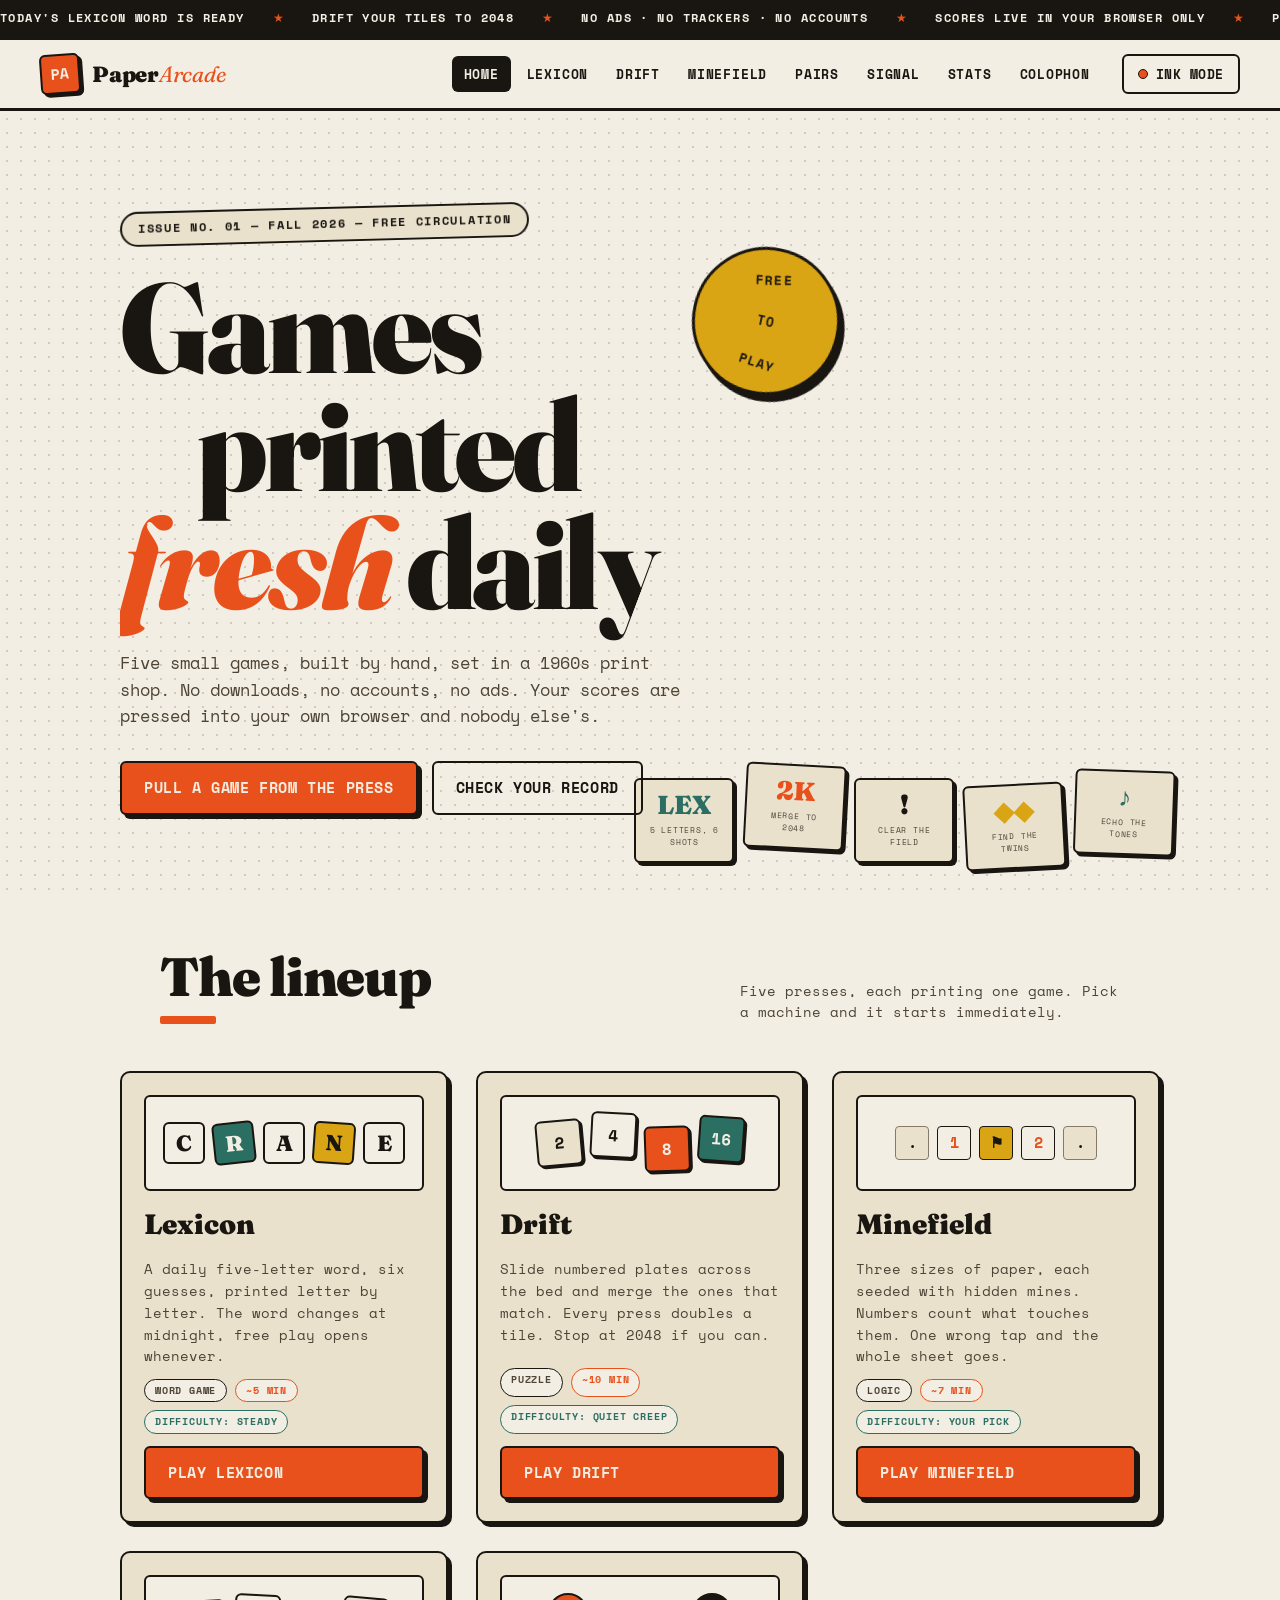
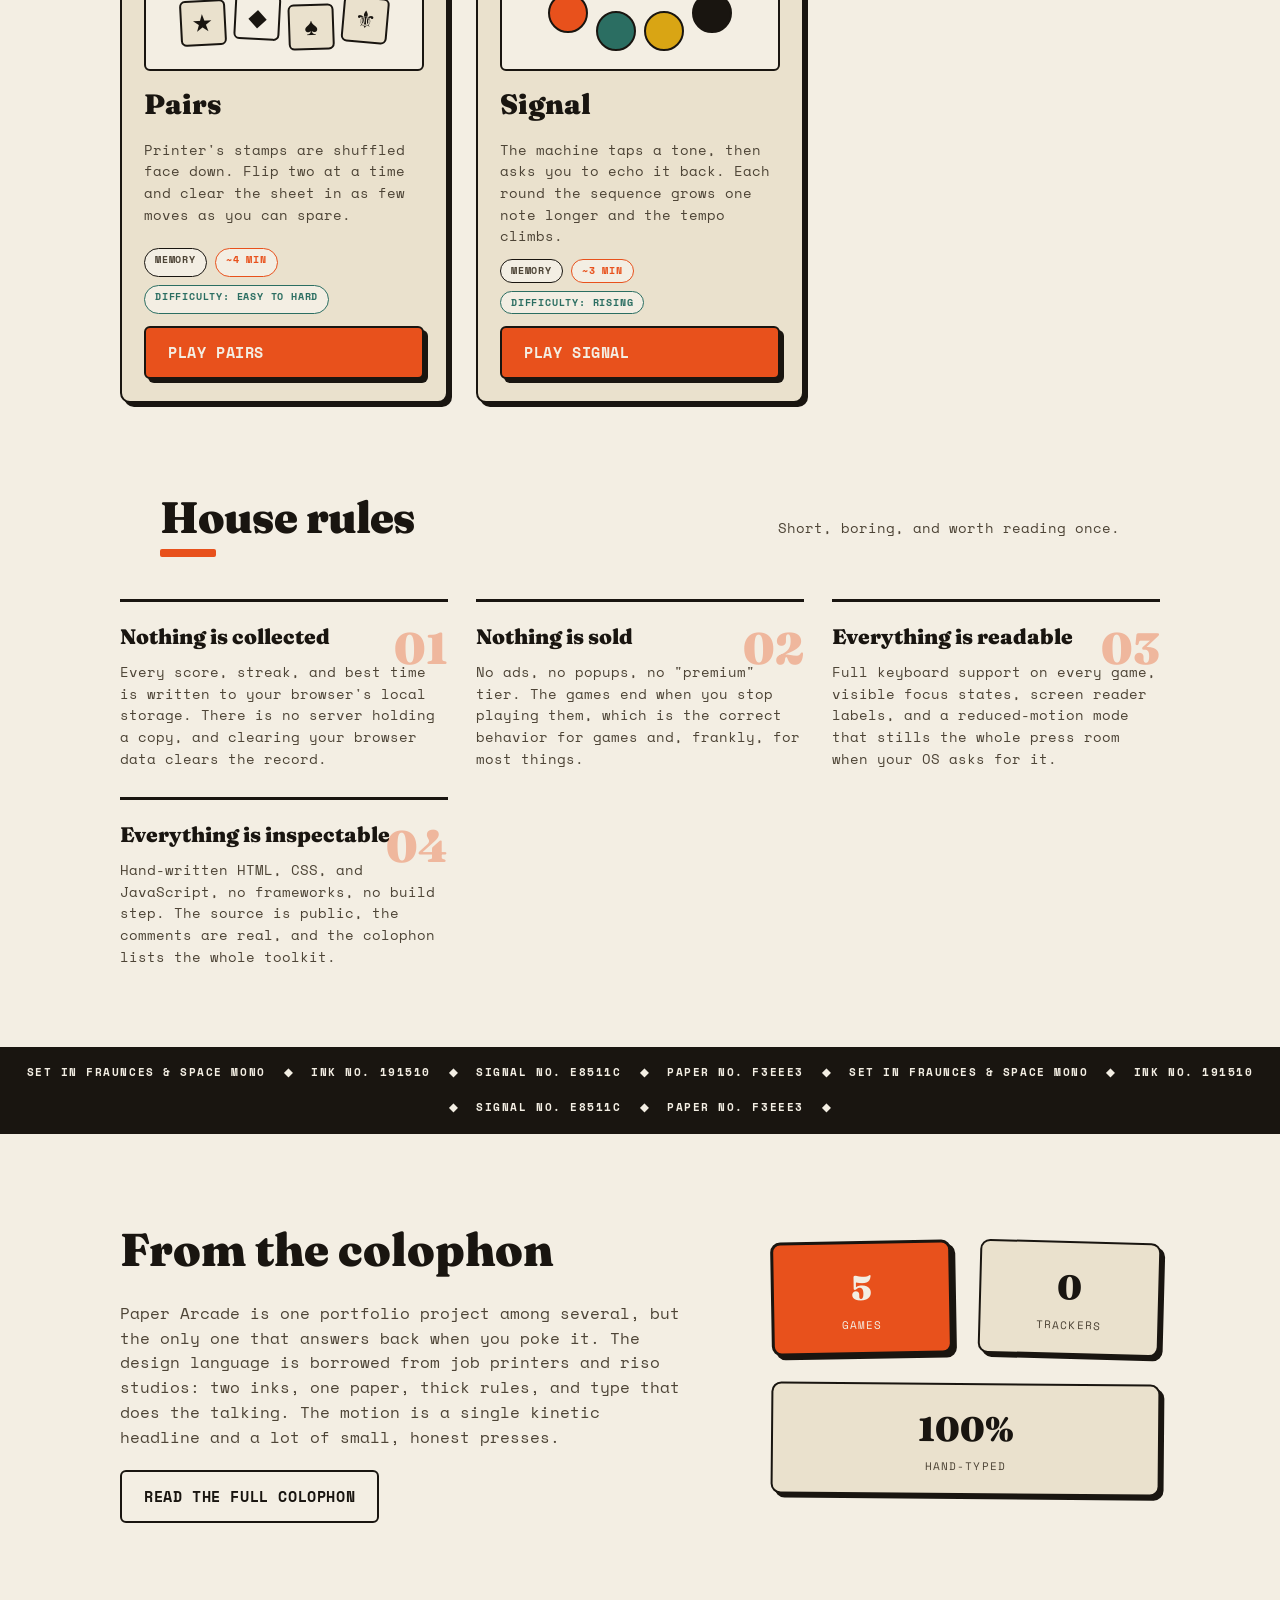
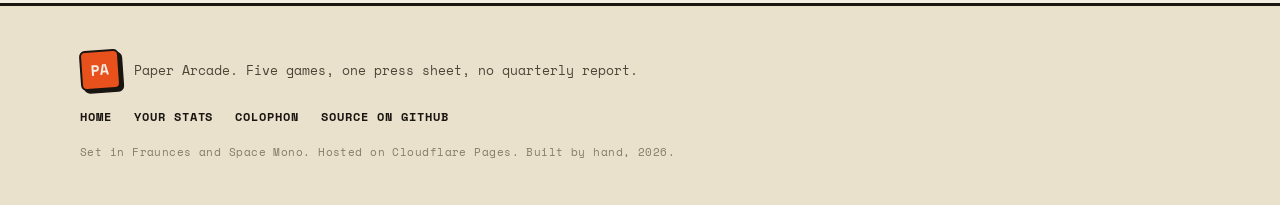
<file: index.html>
<!doctype html>
<html lang="en">
<head>
  <meta charset="utf-8">
  <meta name="viewport" content="width=device-width, initial-scale=1">
  <title>Paper Arcade: Five Small Games, One Big Press Sheet</title>
  <meta name="description" content="Paper Arcade is a collection of five hand-built browser games styled like a 1960s print shop: Lexicon, Drift, Minefield, Pairs, and Signal. Free to play, no ads, your scores stay on your machine.">
  <meta property="og:title" content="Paper Arcade: Five Small Games, One Big Press Sheet">
  <meta property="og:description" content="Five hand-built browser games styled like a 1960s print shop. Free to play, no ads, scores stay local.">
  <meta property="og:type" content="website">
  <meta property="og:site_name" content="Paper Arcade">
  <meta name="theme-color" content="#f3eee3">
  <meta name="color-scheme" content="light">
  <link rel="preconnect" href="https://fonts.googleapis.com">
  <link rel="preconnect" href="https://fonts.gstatic.com" crossorigin>
  <link href="https://fonts.googleapis.com/css2?family=Fraunces:ital,opsz,wght@0,9..144,400;0,9..144,600;0,9..144,900;1,9..144,400&family=Space+Mono:ital,wght@0,400;0,700;1,400&display=swap" rel="stylesheet">
  <link rel="stylesheet" href="css/style.css">
  <link rel="icon" href="assets/favicon.svg" type="image/svg+xml">
  <script type="application/ld+json">
  {
    "@context": "https://schema.org",
    "@type": "WebSite",
    "name": "Paper Arcade",
    "description": "Five hand-built browser games styled like a 1960s print shop.",
    "url": "https://paper-arcade.pages.dev",
    "hasPart": [
      { "@type": "VideoGame", "name": "Lexicon", "genre": "Word game", "url": "https://paper-arcade.pages.dev/lexicon.html" },
      { "@type": "VideoGame", "name": "Drift", "genre": "Puzzle", "url": "https://paper-arcade.pages.dev/drift.html" },
      { "@type": "VideoGame", "name": "Minefield", "genre": "Logic", "url": "https://paper-arcade.pages.dev/minefield.html" },
      { "@type": "VideoGame", "name": "Pairs", "genre": "Memory", "url": "https://paper-arcade.pages.dev/pairs.html" },
      { "@type": "VideoGame", "name": "Signal", "genre": "Memory", "url": "https://paper-arcade.pages.dev/signal.html" }
    ]
  }
  </script>
</head>
<body>
  <a class="skip" href="#main">Skip to content</a>

  <div class="ticker" aria-hidden="true">
    <div class="ticker__track">
      <span>TODAY'S LEXICON WORD IS READY</span><i>★</i>
      <span>DRIFT YOUR TILES TO 2048</span><i>★</i>
      <span>NO ADS · NO TRACKERS · NO ACCOUNTS</span><i>★</i>
      <span>SCORES LIVE IN YOUR BROWSER ONLY</span><i>★</i>
      <span>PRINTED IN INK &amp; SIGNAL ORANGE</span><i>★</i>
      <span>TODAY'S LEXICON WORD IS READY</span><i>★</i>
      <span>DRIFT YOUR TILES TO 2048</span><i>★</i>
      <span>NO ADS · NO TRACKERS · NO ACCOUNTS</span><i>★</i>
      <span>SCORES LIVE IN YOUR BROWSER ONLY</span><i>★</i>
      <span>PRINTED IN INK &amp; SIGNAL ORANGE</span><i>★</i>
    </div>
  </div>

  <header class="masthead">
    <a class="brand" href="index.html" aria-label="Paper Arcade home">
      <span class="brand__mark" aria-hidden="true">PA</span>
      <span class="brand__name">Paper<em>Arcade</em></span>
    </a>
    <button class="nav-toggle" type="button" aria-expanded="false" aria-controls="site-nav" data-nav-toggle>
      <span class="nav-toggle__line"></span>
      <span class="visually-hidden">Menu</span>
    </button>
    <nav class="site-nav" id="site-nav" aria-label="Primary" data-nav>
      <ul>
        <li><a href="index.html" aria-current="page">Home</a></li>
        <li><a href="lexicon.html">Lexicon</a></li>
        <li><a href="drift.html">Drift</a></li>
        <li><a href="minefield.html">Minefield</a></li>
        <li><a href="pairs.html">Pairs</a></li>
        <li><a href="signal.html">Signal</a></li>
        <li><a href="stats.html">Stats</a></li>
        <li><a href="about.html">Colophon</a></li>
      </ul>
      <button class="btn btn--ghost btn--small" type="button" data-theme-toggle>
        <span class="btn__dot" aria-hidden="true"></span><span data-theme-label>Ink mode</span>
      </button>
    </nav>
  </header>

  <main id="main">
    <section class="hero" data-reveal-group>
      <div class="hero__inner">
        <p class="hero__eyebrow">Issue No. 01 &mdash; Fall 2026 &mdash; Free circulation</p>
        <h1 class="hero__title">
          <span class="hero__line"><span class="hero__word">Games</span></span>
          <span class="hero__line hero__line--indent"><span class="hero__word">printed</span></span>
          <span class="hero__line"><span class="hero__word hero__word--accent">fresh</span> <span class="hero__word">daily</span></span>
        </h1>
        <p class="hero__lede">
          Five small games, built by hand, set in a 1960s print shop.
          No downloads, no accounts, no ads. Your scores are pressed into
          your own browser and nobody else's.
        </p>
        <div class="hero__actions">
          <a class="btn btn--primary" href="#lineup">Pull a game from the press</a>
          <a class="btn btn--ghost" href="stats.html">Check your record</a>
        </div>
        <div class="hero__sticker" aria-hidden="true">
          <span>FREE</span>
          <span>TO</span>
          <span>PLAY</span>
        </div>
      </div>
      <div class="hero__plate" aria-hidden="true">
        <div class="plate plate--lexicon"><b>LEX</b><span>5 LETTERS, 6 SHOTS</span></div>
        <div class="plate plate--drift"><b>2K</b><span>MERGE TO 2048</span></div>
        <div class="plate plate--mine"><b>!</b><span>CLEAR THE FIELD</span></div>
        <div class="plate plate--pairs"><b>&#9670;&#9670;</b><span>FIND THE TWINS</span></div>
        <div class="plate plate--signal"><b>&#9834;</b><span>ECHO THE TONES</span></div>
      </div>
    </section>

    <section class="lineup" id="lineup" aria-labelledby="lineup-heading">
      <div class="section-head" data-reveal>
        <h2 id="lineup-heading">The lineup</h2>
        <p>Five presses, each printing one game. Pick a machine and it starts immediately.</p>
      </div>
      <div class="lineup__grid">
        <article class="game-card" data-reveal>
          <div class="game-card__art game-card__art--lexicon" aria-hidden="true">
            <span class="tile-demo">C</span><span class="tile-demo is-correct">R</span><span class="tile-demo">A</span><span class="tile-demo is-present">N</span><span class="tile-demo">E</span>
          </div>
          <h3><a href="lexicon.html">Lexicon</a></h3>
          <p>A daily five-letter word, six guesses, printed letter by letter. The word changes at midnight, free play opens whenever.</p>
          <p class="game-card__meta"><span>Word game</span><span>~5 min</span><span>Difficulty: steady</span></p>
          <a class="btn btn--primary" href="lexicon.html">Play Lexicon</a>
        </article>

        <article class="game-card" data-reveal>
          <div class="game-card__art game-card__art--drift" aria-hidden="true">
            <span class="drift-demo drift-demo--a">2</span><span class="drift-demo drift-demo--b">4</span><span class="drift-demo drift-demo--c">8</span><span class="drift-demo drift-demo--d">16</span>
          </div>
          <h3><a href="drift.html">Drift</a></h3>
          <p>Slide numbered plates across the bed and merge the ones that match. Every press doubles a tile. Stop at 2048 if you can.</p>
          <p class="game-card__meta"><span>Puzzle</span><span>~10 min</span><span>Difficulty: quiet creep</span></p>
          <a class="btn btn--primary" href="drift.html">Play Drift</a>
        </article>

        <article class="game-card" data-reveal>
          <div class="game-card__art game-card__art--mine" aria-hidden="true">
            <span class="mine-demo">.</span><span class="mine-demo is-num">1</span><span class="mine-demo is-flag">&#9873;</span><span class="mine-demo is-num">2</span><span class="mine-demo">.</span>
          </div>
          <h3><a href="minefield.html">Minefield</a></h3>
          <p>Three sizes of paper, each seeded with hidden mines. Numbers count what touches them. One wrong tap and the whole sheet goes.</p>
          <p class="game-card__meta"><span>Logic</span><span>~7 min</span><span>Difficulty: your pick</span></p>
          <a class="btn btn--primary" href="minefield.html">Play Minefield</a>
        </article>

        <article class="game-card" data-reveal>
          <div class="game-card__art game-card__art--pairs" aria-hidden="true">
            <span class="pairs-demo">&#9733;</span><span class="pairs-demo">&#9670;</span><span class="pairs-demo">&#9824;</span><span class="pairs-demo">&#9884;</span>
          </div>
          <h3><a href="pairs.html">Pairs</a></h3>
          <p>Printer's stamps are shuffled face down. Flip two at a time and clear the sheet in as few moves as you can spare.</p>
          <p class="game-card__meta"><span>Memory</span><span>~4 min</span><span>Difficulty: easy to hard</span></p>
          <a class="btn btn--primary" href="pairs.html">Play Pairs</a>
        </article>

        <article class="game-card" data-reveal>
          <div class="game-card__art game-card__art--signal" aria-hidden="true">
            <span class="signal-demo signal-demo--1"></span><span class="signal-demo signal-demo--2"></span>
            <span class="signal-demo signal-demo--3"></span><span class="signal-demo signal-demo--4"></span>
          </div>
          <h3><a href="signal.html">Signal</a></h3>
          <p>The machine taps a tone, then asks you to echo it back. Each round the sequence grows one note longer and the tempo climbs.</p>
          <p class="game-card__meta"><span>Memory</span><span>~3 min</span><span>Difficulty: rising</span></p>
          <a class="btn btn--primary" href="signal.html">Play Signal</a>
        </article>
      </div>
    </section>

    <section class="rules" aria-labelledby="rules-heading">
      <div class="section-head section-head--tight" data-reveal>
        <h2 id="rules-heading">House rules</h2>
        <p>Short, boring, and worth reading once.</p>
      </div>
      <ol class="rules__grid">
        <li data-reveal>
          <h3>Nothing is collected</h3>
          <p>Every score, streak, and best time is written to your browser's local storage. There is no server holding a copy, and clearing your browser data clears the record.</p>
        </li>
        <li data-reveal>
          <h3>Nothing is sold</h3>
          <p>No ads, no popups, no "premium" tier. The games end when you stop playing them, which is the correct behavior for games and, frankly, for most things.</p>
        </li>
        <li data-reveal>
          <h3>Everything is readable</h3>
          <p>Full keyboard support on every game, visible focus states, screen reader labels, and a reduced-motion mode that stills the whole press room when your OS asks for it.</p>
        </li>
        <li data-reveal>
          <h3>Everything is inspectable</h3>
          <p>Hand-written HTML, CSS, and JavaScript, no frameworks, no build step. The source is public, the comments are real, and the colophon lists the whole toolkit.</p>
        </li>
      </ol>
    </section>

    <section class="pressstrip" aria-hidden="true">
      <div class="pressstrip__row">
        <span>SET IN FRAUNCES &amp; SPACE MONO</span>
        <span>&#9670;</span>
        <span>INK NO. 191510</span>
        <span>&#9670;</span>
        <span>SIGNAL NO. E8511C</span>
        <span>&#9670;</span>
        <span>PAPER NO. F3EEE3</span>
        <span>&#9670;</span>
        <span>SET IN FRAUNCES &amp; SPACE MONO</span>
        <span>&#9670;</span>
        <span>INK NO. 191510</span>
        <span>&#9670;</span>
        <span>SIGNAL NO. E8511C</span>
        <span>&#9670;</span>
        <span>PAPER NO. F3EEE3</span>
        <span>&#9670;</span>
      </div>
    </section>

    <section class="colophon-teaser" aria-labelledby="colophon-heading">
      <div class="colophon-teaser__text" data-reveal>
        <h2 id="colophon-heading">From the colophon</h2>
        <p>
          Paper Arcade is one portfolio project among several, but the only one
          that answers back when you poke it. The design language is borrowed
          from job printers and riso studios: two inks, one paper, thick rules,
          and type that does the talking. The motion is a single kinetic
          headline and a lot of small, honest presses.
        </p>
        <a class="btn btn--ghost" href="about.html">Read the full colophon</a>
      </div>
      <div class="colophon-teaser__figures" aria-hidden="true" data-reveal>
        <div class="figure figure--big"><b>5</b><span>games</span></div>
        <div class="figure"><b>0</b><span>trackers</span></div>
        <div class="figure"><b>100%</b><span>hand-typed</span></div>
      </div>
    </section>
  </main>

  <footer class="colophon">
    <div class="colophon__brand">
      <span class="brand__mark" aria-hidden="true">PA</span>
      <p>Paper Arcade. Five games, one press sheet, no quarterly report.</p>
    </div>
    <nav class="colophon__nav" aria-label="Footer">
      <a href="index.html">Home</a>
      <a href="stats.html">Your stats</a>
      <a href="about.html">Colophon</a>
      <a href="https://github.com/stewiefeh/paper-arcade" rel="noopener" target="_blank">Source on GitHub</a>
    </nav>
    <p class="colophon__fine">Set in Fraunces and Space Mono. Hosted on Cloudflare Pages. Built by hand, 2026.</p>
  </footer>

  <script src="js/core.js"></script>
</body>
</html>
</file>
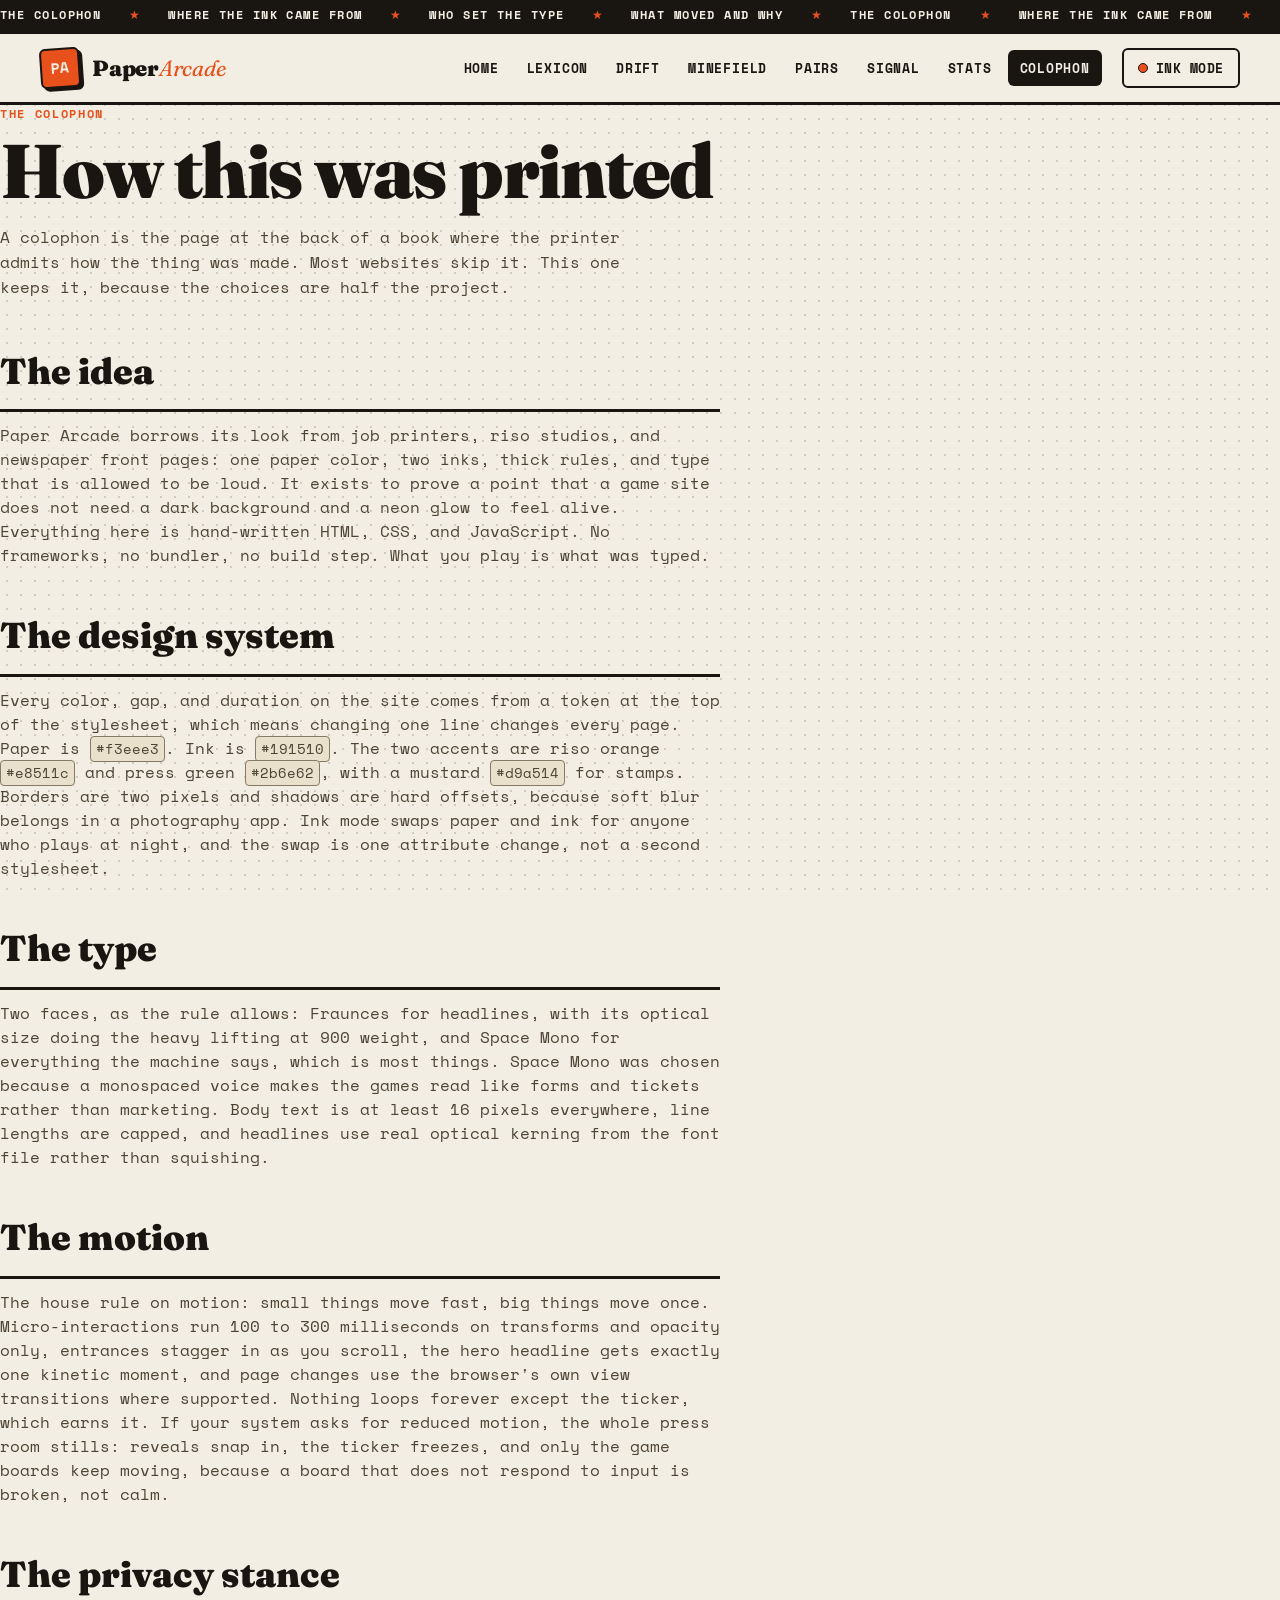
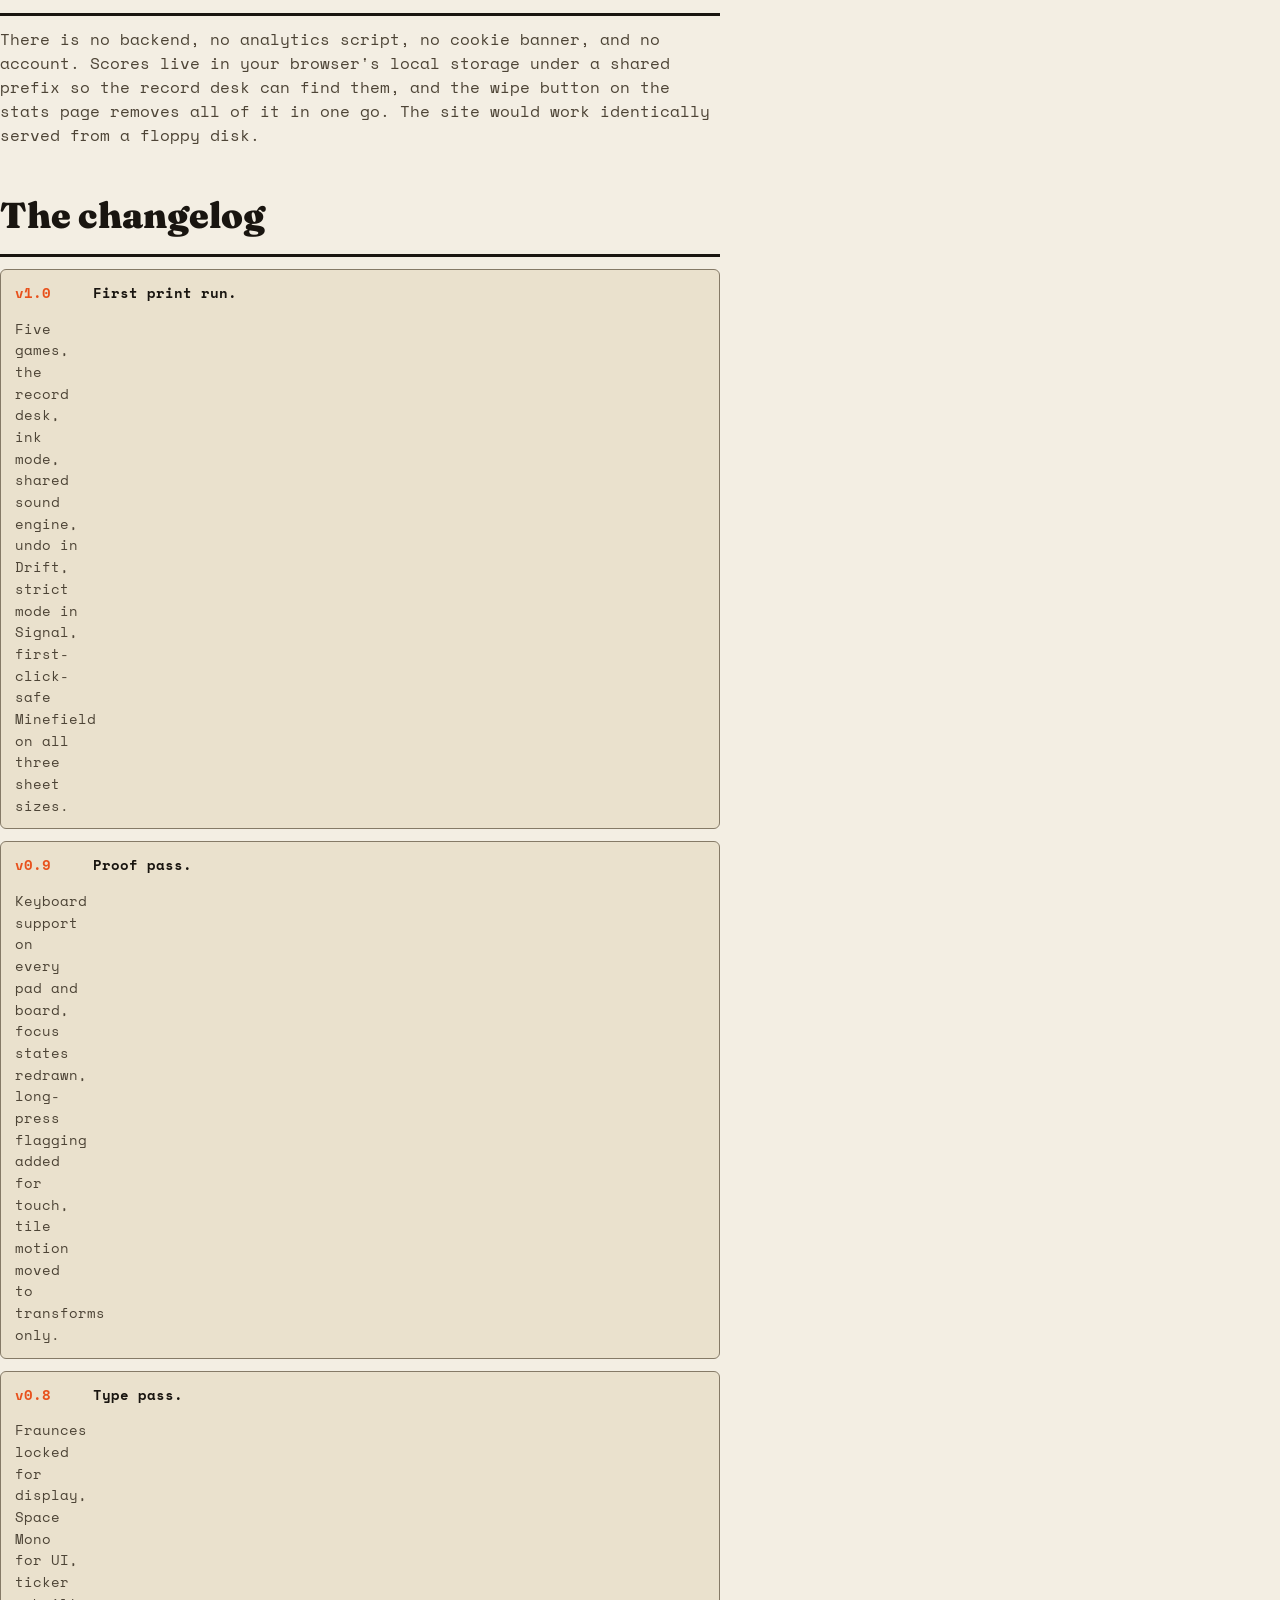
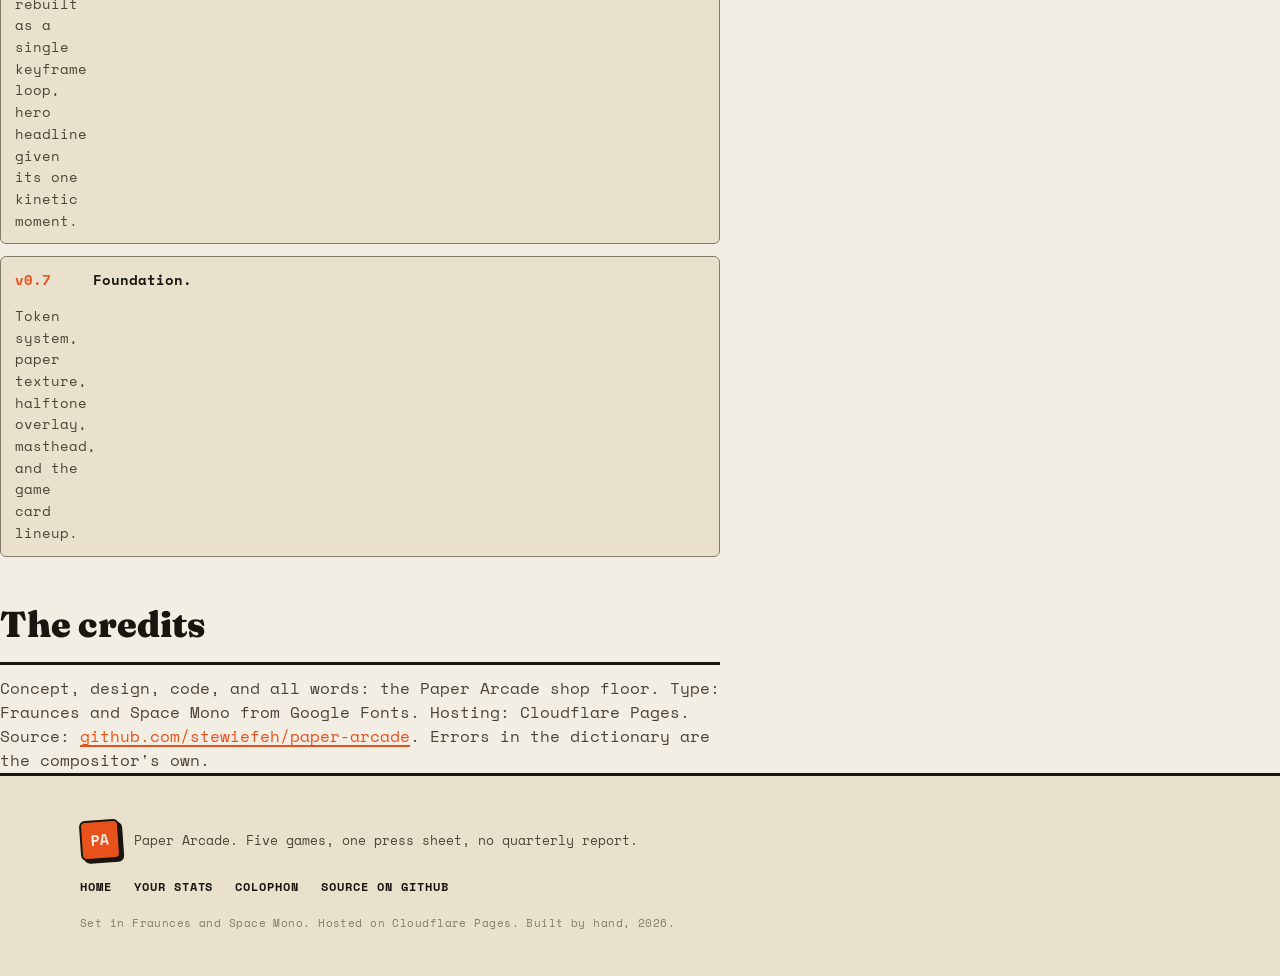
<file: about.html>
<!doctype html>
<html lang="en">
<head>
  <meta charset="utf-8">
  <meta name="viewport" content="width=device-width, initial-scale=1">
  <title>Colophon: how Paper Arcade was made | Paper Arcade</title>
  <meta name="description" content="The Paper Arcade colophon: the design system, the type, the motion rules, the privacy stance, and the full changelog of the build, written down the way a print shop keeps records.">
  <meta property="og:title" content="Colophon: how Paper Arcade was made | Paper Arcade">
  <meta property="og:description" content="The design system, the type, the motion rules, and the changelog.">
  <meta name="theme-color" content="#f3eee3">
  <link rel="preconnect" href="https://fonts.googleapis.com">
  <link rel="preconnect" href="https://fonts.gstatic.com" crossorigin>
  <link href="https://fonts.googleapis.com/css2?family=Fraunces:ital,opsz,wght@0,9..144,400;0,9..144,600;0,9..144,900;1,9..144,400&family=Space+Mono:ital,wght@0,400;0,700;1,400&display=swap" rel="stylesheet">
  <link rel="stylesheet" href="css/style.css">
  <link rel="icon" href="assets/favicon.svg" type="image/svg+xml">
</head>
<body data-page="about">
  <a class="skip" href="#main">Skip to content</a>

  <div class="ticker ticker--thin" aria-hidden="true">
    <div class="ticker__track">
      <span>THE COLOPHON</span><i>&#9733;</i>
      <span>WHERE THE INK CAME FROM</span><i>&#9733;</i>
      <span>WHO SET THE TYPE</span><i>&#9733;</i>
      <span>WHAT MOVED AND WHY</span><i>&#9733;</i>
      <span>THE COLOPHON</span><i>&#9733;</i>
      <span>WHERE THE INK CAME FROM</span><i>&#9733;</i>
      <span>WHO SET THE TYPE</span><i>&#9733;</i>
      <span>WHAT MOVED AND WHY</span><i>&#9733;</i>
    </div>
  </div>

  <header class="masthead">
    <a class="brand" href="index.html" aria-label="Paper Arcade home">
      <span class="brand__mark" aria-hidden="true">PA</span>
      <span class="brand__name">Paper<em>Arcade</em></span>
    </a>
    <button class="nav-toggle" type="button" aria-expanded="false" aria-controls="site-nav" data-nav-toggle>
      <span class="nav-toggle__line"></span>
      <span class="visually-hidden">Menu</span>
    </button>
    <nav class="site-nav" id="site-nav" aria-label="Primary" data-nav>
      <ul>
        <li><a href="index.html">Home</a></li>
        <li><a href="lexicon.html">Lexicon</a></li>
        <li><a href="drift.html">Drift</a></li>
        <li><a href="minefield.html">Minefield</a></li>
        <li><a href="pairs.html">Pairs</a></li>
        <li><a href="signal.html">Signal</a></li>
        <li><a href="stats.html">Stats</a></li>
        <li><a href="about.html" aria-current="page">Colophon</a></li>
      </ul>
      <button class="btn btn--ghost btn--small" type="button" data-theme-toggle>
        <span class="btn__dot" aria-hidden="true"></span><span data-theme-label>Ink mode</span>
      </button>
    </nav>
  </header>

  <main id="main">
    <header class="game-header" data-reveal>
      <p class="game-header__kicker">The colophon</p>
      <h1>How this was printed</h1>
      <p class="game-header__lede">
        A colophon is the page at the back of a book where the printer admits
        how the thing was made. Most websites skip it. This one keeps it,
        because the choices are half the project.
      </p>
    </header>

    <section class="colophon-body">
      <article class="colophon-entry" data-reveal>
        <h2>The idea</h2>
        <p>
          Paper Arcade borrows its look from job printers, riso studios, and
          newspaper front pages: one paper color, two inks, thick rules, and
          type that is allowed to be loud. It exists to prove a point that a
          game site does not need a dark background and a neon glow to feel
          alive. Everything here is hand-written HTML, CSS, and JavaScript.
          No frameworks, no bundler, no build step. What you play is what
          was typed.
        </p>
      </article>

      <article class="colophon-entry" data-reveal>
        <h2>The design system</h2>
        <p>
          Every color, gap, and duration on the site comes from a token at
          the top of the stylesheet, which means changing one line changes
          every page. Paper is <code>#f3eee3</code>. Ink is
          <code>#191510</code>. The two accents are riso orange
          <code>#e8511c</code> and press green <code>#2b6e62</code>, with a
          mustard <code>#d9a514</code> for stamps. Borders are two pixels and
          shadows are hard offsets, because soft blur belongs in a
          photography app. Ink mode swaps paper and ink for anyone who plays
          at night, and the swap is one attribute change, not a second
          stylesheet.
        </p>
      </article>

      <article class="colophon-entry" data-reveal>
        <h2>The type</h2>
        <p>
          Two faces, as the rule allows: Fraunces for headlines, with its
          optical size doing the heavy lifting at 900 weight, and Space Mono
          for everything the machine says, which is most things. Space Mono
          was chosen because a monospaced voice makes the games read like
          forms and tickets rather than marketing. Body text is at least
          16 pixels everywhere, line lengths are capped, and headlines use
          real optical kerning from the font file rather than squishing.
        </p>
      </article>

      <article class="colophon-entry" data-reveal>
        <h2>The motion</h2>
        <p>
          The house rule on motion: small things move fast, big things move
          once. Micro-interactions run 100 to 300 milliseconds on transforms
          and opacity only, entrances stagger in as you scroll, the hero
          headline gets exactly one kinetic moment, and page changes use the
          browser's own view transitions where supported. Nothing loops
          forever except the ticker, which earns it. If your system asks for
          reduced motion, the whole press room stills: reveals snap in, the
          ticker freezes, and only the game boards keep moving, because a
          board that does not respond to input is broken, not calm.
        </p>
      </article>

      <article class="colophon-entry" data-reveal>
        <h2>The privacy stance</h2>
        <p>
          There is no backend, no analytics script, no cookie banner, and no
          account. Scores live in your browser's local storage under a
          shared prefix so the record desk can find them, and the wipe button
          on the stats page removes all of it in one go. The site would work
          identically served from a floppy disk.
        </p>
      </article>

      <article class="colophon-entry" data-reveal>
        <h2>The changelog</h2>
        <ul class="changelog">
          <li><span>v1.0</span><b>First print run.</b> Five games, the record desk, ink mode, shared sound engine, undo in Drift, strict mode in Signal, first-click-safe Minefield on all three sheet sizes.</li>
          <li><span>v0.9</span><b>Proof pass.</b> Keyboard support on every pad and board, focus states redrawn, long-press flagging added for touch, tile motion moved to transforms only.</li>
          <li><span>v0.8</span><b>Type pass.</b> Fraunces locked for display, Space Mono for UI, ticker rebuilt as a single keyframe loop, hero headline given its one kinetic moment.</li>
          <li><span>v0.7</span><b>Foundation.</b> Token system, paper texture, halftone overlay, masthead, and the game card lineup.</li>
        </ul>
      </article>

      <article class="colophon-entry" data-reveal>
        <h2>The credits</h2>
        <p>
          Concept, design, code, and all words: the Paper Arcade shop floor.
          Type: Fraunces and Space Mono from Google Fonts. Hosting:
          Cloudflare Pages. Source: <a href="https://github.com/stewiefeh/paper-arcade" rel="noopener" target="_blank">github.com/stewiefeh/paper-arcade</a>.
          Errors in the dictionary are the compositor's own.
        </p>
      </article>
    </section>
  </main>

  <footer class="colophon">
    <div class="colophon__brand">
      <span class="brand__mark" aria-hidden="true">PA</span>
      <p>Paper Arcade. Five games, one press sheet, no quarterly report.</p>
    </div>
    <nav class="colophon__nav" aria-label="Footer">
      <a href="index.html">Home</a>
      <a href="stats.html">Your stats</a>
      <a href="about.html">Colophon</a>
      <a href="https://github.com/stewiefeh/paper-arcade" rel="noopener" target="_blank">Source on GitHub</a>
    </nav>
    <p class="colophon__fine">Set in Fraunces and Space Mono. Hosted on Cloudflare Pages. Built by hand, 2026.</p>
  </footer>

  <script src="js/core.js"></script>
</body>
</html>
</file>
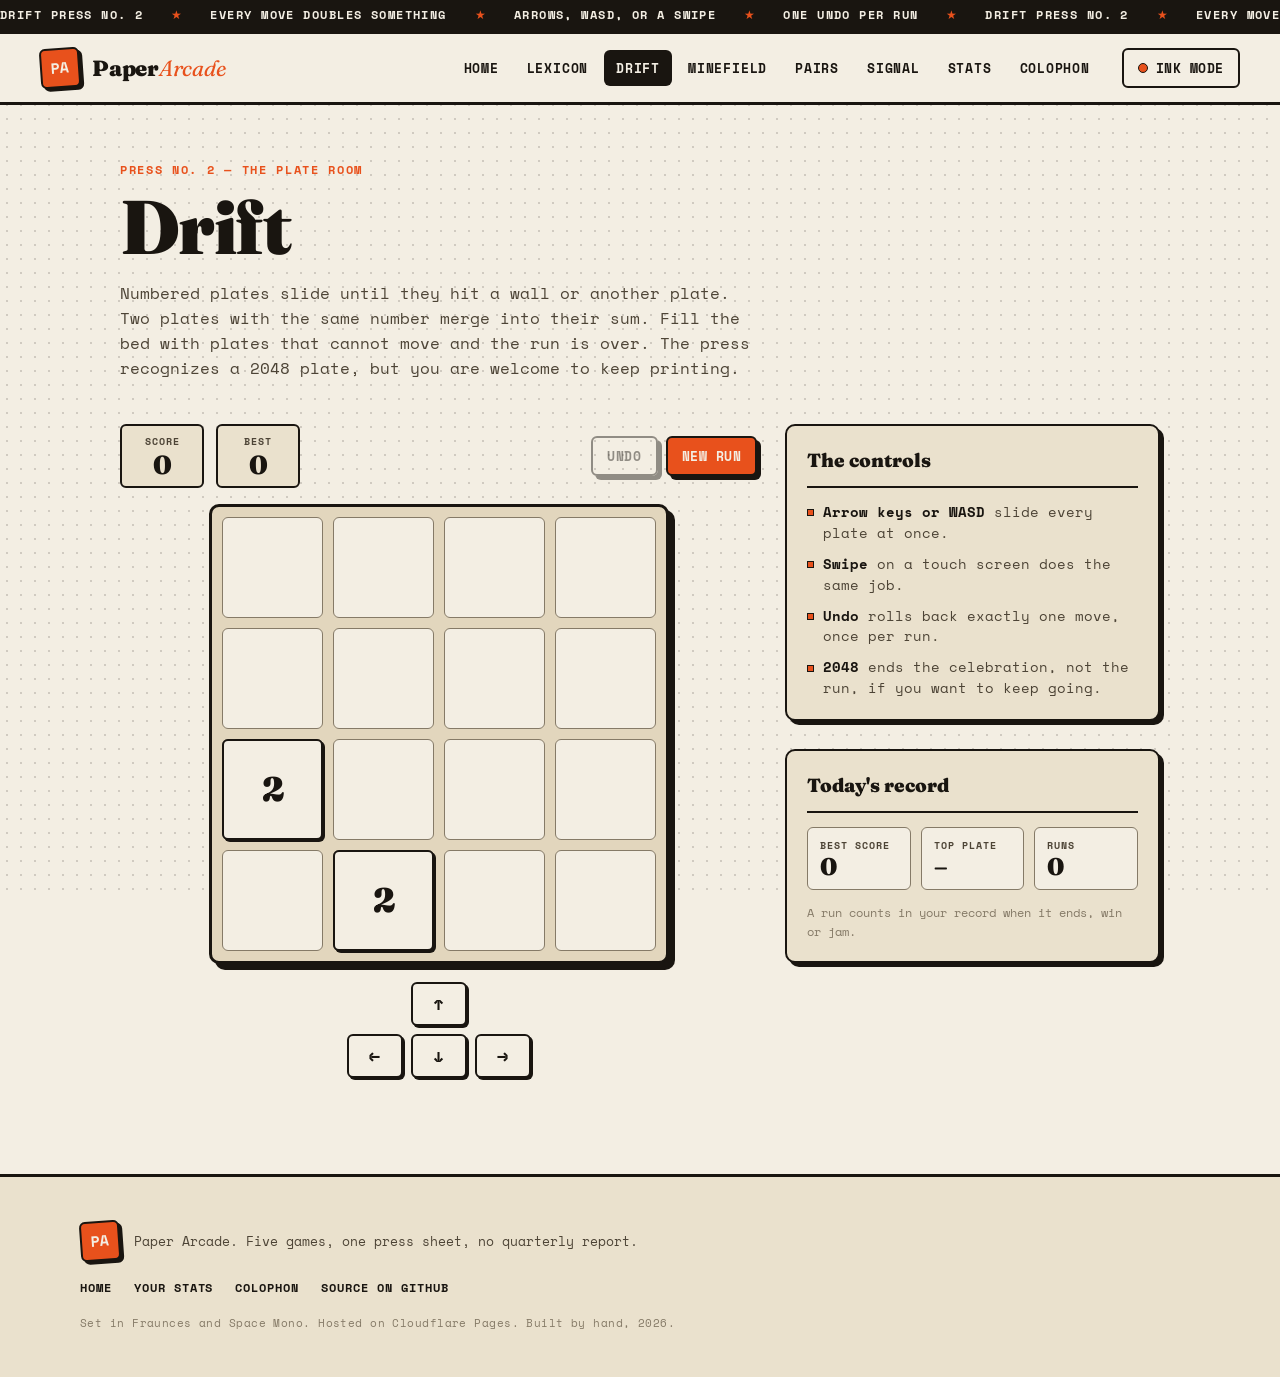
<file: drift.html>
<!doctype html>
<html lang="en">
<head>
  <meta charset="utf-8">
  <meta name="viewport" content="width=device-width, initial-scale=1">
  <title>Drift: merge your way to 2048 | Paper Arcade</title>
  <meta name="description" content="Drift is Paper Arcade's tile-sliding puzzle. Slide plates, merge matching numbers, and push toward 2048. One undo, best score saved locally, keyboard and touch both welcome.">
  <meta property="og:title" content="Drift: merge your way to 2048 | Paper Arcade">
  <meta property="og:description" content="Slide plates, merge matching numbers, push toward 2048.">
  <meta name="theme-color" content="#f3eee3">
  <link rel="preconnect" href="https://fonts.googleapis.com">
  <link rel="preconnect" href="https://fonts.gstatic.com" crossorigin>
  <link href="https://fonts.googleapis.com/css2?family=Fraunces:ital,opsz,wght@0,9..144,400;0,9..144,600;0,9..144,900;1,9..144,400&family=Space+Mono:ital,wght@0,400;0,700;1,400&display=swap" rel="stylesheet">
  <link rel="stylesheet" href="css/style.css">
  <link rel="icon" href="assets/favicon.svg" type="image/svg+xml">
</head>
<body data-page="drift">
  <a class="skip" href="#main">Skip to content</a>

  <div class="ticker ticker--thin" aria-hidden="true">
    <div class="ticker__track">
      <span>DRIFT PRESS NO. 2</span><i>&#9733;</i>
      <span>EVERY MOVE DOUBLES SOMETHING</span><i>&#9733;</i>
      <span>ARROWS, WASD, OR A SWIPE</span><i>&#9733;</i>
      <span>ONE UNDO PER RUN</span><i>&#9733;</i>
      <span>DRIFT PRESS NO. 2</span><i>&#9733;</i>
      <span>EVERY MOVE DOUBLES SOMETHING</span><i>&#9733;</i>
      <span>ARROWS, WASD, OR A SWIPE</span><i>&#9733;</i>
      <span>ONE UNDO PER RUN</span><i>&#9733;</i>
    </div>
  </div>

  <header class="masthead">
    <a class="brand" href="index.html" aria-label="Paper Arcade home">
      <span class="brand__mark" aria-hidden="true">PA</span>
      <span class="brand__name">Paper<em>Arcade</em></span>
    </a>
    <button class="nav-toggle" type="button" aria-expanded="false" aria-controls="site-nav" data-nav-toggle>
      <span class="nav-toggle__line"></span>
      <span class="visually-hidden">Menu</span>
    </button>
    <nav class="site-nav" id="site-nav" aria-label="Primary" data-nav>
      <ul>
        <li><a href="index.html">Home</a></li>
        <li><a href="lexicon.html">Lexicon</a></li>
        <li><a href="drift.html" aria-current="page">Drift</a></li>
        <li><a href="minefield.html">Minefield</a></li>
        <li><a href="pairs.html">Pairs</a></li>
        <li><a href="signal.html">Signal</a></li>
        <li><a href="stats.html">Stats</a></li>
        <li><a href="about.html">Colophon</a></li>
      </ul>
      <button class="btn btn--ghost btn--small" type="button" data-theme-toggle>
        <span class="btn__dot" aria-hidden="true"></span><span data-theme-label>Ink mode</span>
      </button>
    </nav>
  </header>

  <main id="main" class="game-main">
    <header class="game-header" data-reveal>
      <p class="game-header__kicker">Press No. 2 &mdash; The plate room</p>
      <h1>Drift</h1>
      <p class="game-header__lede">
        Numbered plates slide until they hit a wall or another plate. Two
        plates with the same number merge into their sum. Fill the bed with
        plates that cannot move and the run is over. The press recognizes a
        2048 plate, but you are welcome to keep printing.
      </p>
    </header>

    <div class="game-layout game-layout--board-first">
      <section class="drift-stage" aria-label="Drift board">
        <div class="drift-hud">
          <div class="drift-score">
            <span class="drift-score__label">Score</span>
            <span class="drift-score__value" id="score">0</span>
            <span class="drift-score__delta" id="score-delta" aria-hidden="true"></span>
          </div>
          <div class="drift-score">
            <span class="drift-score__label">Best</span>
            <span class="drift-score__value" id="best">0</span>
          </div>
          <div class="drift-controls">
            <button class="btn btn--ghost btn--small" type="button" id="undo" disabled>Undo</button>
            <button class="btn btn--primary btn--small" type="button" id="restart">New run</button>
          </div>
        </div>
        <div class="drift-bed" id="bed" aria-label="Game grid, 4 by 4" role="grid">
          <div class="drift-bed__cells" aria-hidden="true">
            <i></i><i></i><i></i><i></i><i></i><i></i><i></i><i></i><i></i><i></i><i></i><i></i><i></i><i></i><i></i><i></i>
          </div>
          <div class="drift-bed__tiles" id="tiles"></div>
        </div>
        <div class="drift-dpad" role="group" aria-label="Slide controls">
          <button class="drift-dpad__btn drift-dpad__btn--up" type="button" id="dpad-up" aria-label="Slide up">&#8593;</button>
          <button class="drift-dpad__btn drift-dpad__btn--left" type="button" id="dpad-left" aria-label="Slide left">&#8592;</button>
          <button class="drift-dpad__btn drift-dpad__btn--down" type="button" id="dpad-down" aria-label="Slide down">&#8595;</button>
          <button class="drift-dpad__btn drift-dpad__btn--right" type="button" id="dpad-right" aria-label="Slide right">&#8594;</button>
        </div>
        <div class="board-overlay" id="drift-overlay" hidden>
          <p class="board-overlay__title" id="drift-overlay-title">The bed is jammed</p>
          <p class="board-overlay__word" id="drift-overlay-score">Score 0</p>
          <p class="board-overlay__note" id="drift-overlay-note">Best score stays on your record.</p>
          <div class="board-overlay__actions">
            <button class="btn btn--primary" type="button" id="drift-again">Press again</button>
          </div>
        </div>
      </section>

      <aside class="game-side" aria-label="Drift help and record">
        <div class="panel">
          <h2 class="panel__title">The controls</h2>
          <ul class="panel__list">
            <li><b>Arrow keys or WASD</b> slide every plate at once.</li>
            <li><b>Swipe</b> on a touch screen does the same job.</li>
            <li><b>Undo</b> rolls back exactly one move, once per run.</li>
            <li><b>2048</b> ends the celebration, not the run, if you want to keep going.</li>
          </ul>
        </div>
        <div class="panel">
          <h2 class="panel__title">Today's record</h2>
          <dl class="stat-strip">
            <div><dt>Best score</dt><dd id="stat-best">0</dd></div>
            <div><dt>Top plate</dt><dd id="stat-top">&ndash;</dd></div>
            <div><dt>Runs</dt><dd id="stat-runs">0</dd></div>
          </dl>
          <p class="panel__fine">A run counts in your record when it ends, win or jam.</p>
        </div>
      </aside>
    </div>
  </main>

  <footer class="colophon">
    <div class="colophon__brand">
      <span class="brand__mark" aria-hidden="true">PA</span>
      <p>Paper Arcade. Five games, one press sheet, no quarterly report.</p>
    </div>
    <nav class="colophon__nav" aria-label="Footer">
      <a href="index.html">Home</a>
      <a href="stats.html">Your stats</a>
      <a href="about.html">Colophon</a>
      <a href="https://github.com/stewiefeh/paper-arcade" rel="noopener" target="_blank">Source on GitHub</a>
    </nav>
    <p class="colophon__fine">Set in Fraunces and Space Mono. Hosted on Cloudflare Pages. Built by hand, 2026.</p>
  </footer>

  <script src="js/core.js"></script>
  <script src="js/drift.js"></script>
</body>
</html>
</file>
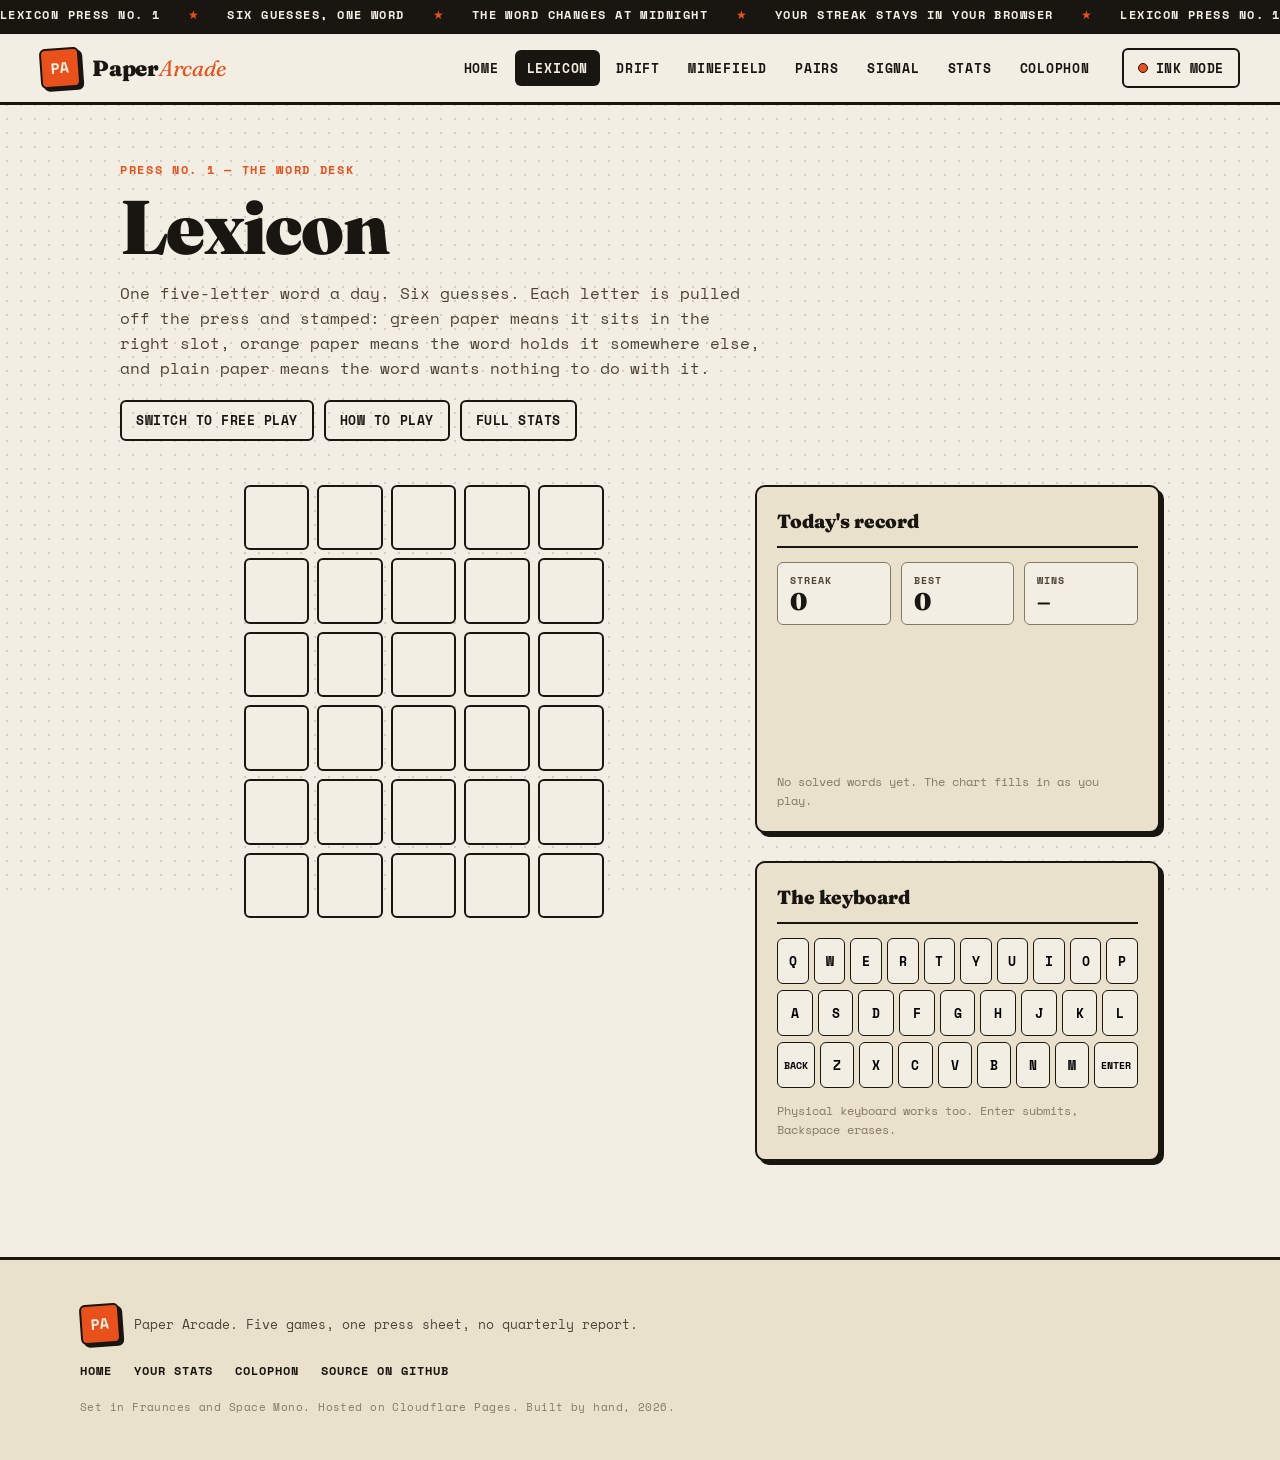
<file: lexicon.html>
<!doctype html>
<html lang="en">
<head>
  <meta charset="utf-8">
  <meta name="viewport" content="width=device-width, initial-scale=1">
  <title>Lexicon: one word, six guesses | Paper Arcade</title>
  <meta name="description" content="Lexicon is a daily five-letter word game set in the Paper Arcade press room. Six guesses, printed letter by letter, with your streak and guess distribution kept on your own machine.">
  <meta property="og:title" content="Lexicon: one word, six guesses | Paper Arcade">
  <meta property="og:description" content="A daily five-letter word game, printed letter by letter.">
  <meta name="theme-color" content="#f3eee3">
  <link rel="preconnect" href="https://fonts.googleapis.com">
  <link rel="preconnect" href="https://fonts.gstatic.com" crossorigin>
  <link href="https://fonts.googleapis.com/css2?family=Fraunces:ital,opsz,wght@0,9..144,400;0,9..144,600;0,9..144,900;1,9..144,400&family=Space+Mono:ital,wght@0,400;0,700;1,400&display=swap" rel="stylesheet">
  <link rel="stylesheet" href="css/style.css">
  <link rel="icon" href="assets/favicon.svg" type="image/svg+xml">
</head>
<body data-page="lexicon">
  <a class="skip" href="#main">Skip to content</a>

  <div class="ticker ticker--thin" aria-hidden="true">
    <div class="ticker__track">
      <span>LEXICON PRESS NO. 1</span><i>&#9733;</i>
      <span>SIX GUESSES, ONE WORD</span><i>&#9733;</i>
      <span>THE WORD CHANGES AT MIDNIGHT</span><i>&#9733;</i>
      <span>YOUR STREAK STAYS IN YOUR BROWSER</span><i>&#9733;</i>
      <span>LEXICON PRESS NO. 1</span><i>&#9733;</i>
      <span>SIX GUESSES, ONE WORD</span><i>&#9733;</i>
      <span>THE WORD CHANGES AT MIDNIGHT</span><i>&#9733;</i>
      <span>YOUR STREAK STAYS IN YOUR BROWSER</span><i>&#9733;</i>
    </div>
  </div>

  <header class="masthead">
    <a class="brand" href="index.html" aria-label="Paper Arcade home">
      <span class="brand__mark" aria-hidden="true">PA</span>
      <span class="brand__name">Paper<em>Arcade</em></span>
    </a>
    <button class="nav-toggle" type="button" aria-expanded="false" aria-controls="site-nav" data-nav-toggle>
      <span class="nav-toggle__line"></span>
      <span class="visually-hidden">Menu</span>
    </button>
    <nav class="site-nav" id="site-nav" aria-label="Primary" data-nav>
      <ul>
        <li><a href="index.html">Home</a></li>
        <li><a href="lexicon.html" aria-current="page">Lexicon</a></li>
        <li><a href="drift.html">Drift</a></li>
        <li><a href="minefield.html">Minefield</a></li>
        <li><a href="pairs.html">Pairs</a></li>
        <li><a href="signal.html">Signal</a></li>
        <li><a href="stats.html">Stats</a></li>
        <li><a href="about.html">Colophon</a></li>
      </ul>
      <button class="btn btn--ghost btn--small" type="button" data-theme-toggle>
        <span class="btn__dot" aria-hidden="true"></span><span data-theme-label>Ink mode</span>
      </button>
    </nav>
  </header>

  <main id="main" class="game-main">
    <header class="game-header" data-reveal>
      <p class="game-header__kicker">Press No. 1 &mdash; The word desk</p>
      <h1>Lexicon</h1>
      <p class="game-header__lede">
        One five-letter word a day. Six guesses. Each letter is pulled off the
        press and stamped: green paper means it sits in the right slot,
        orange paper means the word holds it somewhere else, and plain paper
        means the word wants nothing to do with it.
      </p>
      <div class="game-header__tools">
        <button class="btn btn--ghost btn--small" type="button" id="mode-toggle" aria-pressed="false">Switch to free play</button>
        <button class="btn btn--ghost btn--small" type="button" id="help-open">How to play</button>
        <a class="btn btn--ghost btn--small" href="stats.html">Full stats</a>
      </div>
    </header>

    <div class="game-layout">
      <section class="lexicon-stage" aria-label="Lexicon board">
        <div class="board" id="board" aria-label="Guess board, 6 rows of 5 letters"></div>
        <div class="board-overlay" id="board-overlay" hidden>
          <p class="board-overlay__title" id="overlay-title">You got it</p>
          <p class="board-overlay__word" id="overlay-word">CRANE</p>
          <p class="board-overlay__note" id="overlay-note">Next word unlocks at midnight.</p>
          <div class="board-overlay__actions">
            <button class="btn btn--primary" type="button" id="share-result">Copy result</button>
            <button class="btn btn--ghost" type="button" id="free-again" hidden>Play a free word</button>
          </div>
        </div>
      </section>

      <aside class="game-side" aria-label="Lexicon record and help">
        <div class="panel">
          <h2 class="panel__title">Today's record</h2>
          <dl class="stat-strip">
            <div><dt>Streak</dt><dd id="stat-streak">0</dd></div>
            <div><dt>Best</dt><dd id="stat-max">0</dd></div>
            <div><dt>Wins</dt><dd id="stat-winpct">&ndash;</dd></div>
          </dl>
          <canvas id="dist-chart" height="120" aria-label="Bar chart of your winning guess counts"></canvas>
          <p class="panel__fine" id="dist-empty">No solved words yet. The chart fills in as you play.</p>
        </div>
        <div class="panel">
          <h2 class="panel__title">The keyboard</h2>
          <div class="lex-keyboard" id="keyboard" aria-label="On-screen keyboard"></div>
          <p class="panel__fine">Physical keyboard works too. Enter submits, Backspace erases.</p>
        </div>
      </aside>
    </div>
  </main>

  <div class="modal" id="help-modal" role="dialog" aria-modal="true" aria-labelledby="help-title" hidden>
    <div class="modal__sheet">
      <button class="modal__close" type="button" data-modal-close aria-label="Close help">&times;</button>
      <h2 id="help-title">How Lexicon works</h2>
      <ol class="modal__list">
        <li>Type any five-letter word and press Enter.</li>
        <li>Every letter gets stamped. Green means it is in the right slot, orange means the word holds that letter elsewhere, and plain paper means it is not in the word at all.</li>
        <li>You get six attempts. The daily word is the same for everyone on the same calendar day and rerolls at midnight.</li>
        <li>Free play rerolls instantly, as many times as you like, and does not touch your daily streak.</li>
      </ol>
      <p class="panel__fine">The dictionary is a hand-picked list of common five-letter words. Plurals and obscurities are mostly left out, which is a feature until you type one.</p>
    </div>
  </div>

  <footer class="colophon">
    <div class="colophon__brand">
      <span class="brand__mark" aria-hidden="true">PA</span>
      <p>Paper Arcade. Five games, one press sheet, no quarterly report.</p>
    </div>
    <nav class="colophon__nav" aria-label="Footer">
      <a href="index.html">Home</a>
      <a href="stats.html">Your stats</a>
      <a href="about.html">Colophon</a>
      <a href="https://github.com/stewiefeh/paper-arcade" rel="noopener" target="_blank">Source on GitHub</a>
    </nav>
    <p class="colophon__fine">Set in Fraunces and Space Mono. Hosted on Cloudflare Pages. Built by hand, 2026.</p>
  </footer>

  <script src="js/core.js"></script>
  <script src="js/lexicon.js"></script>
</body>
</html>
</file>
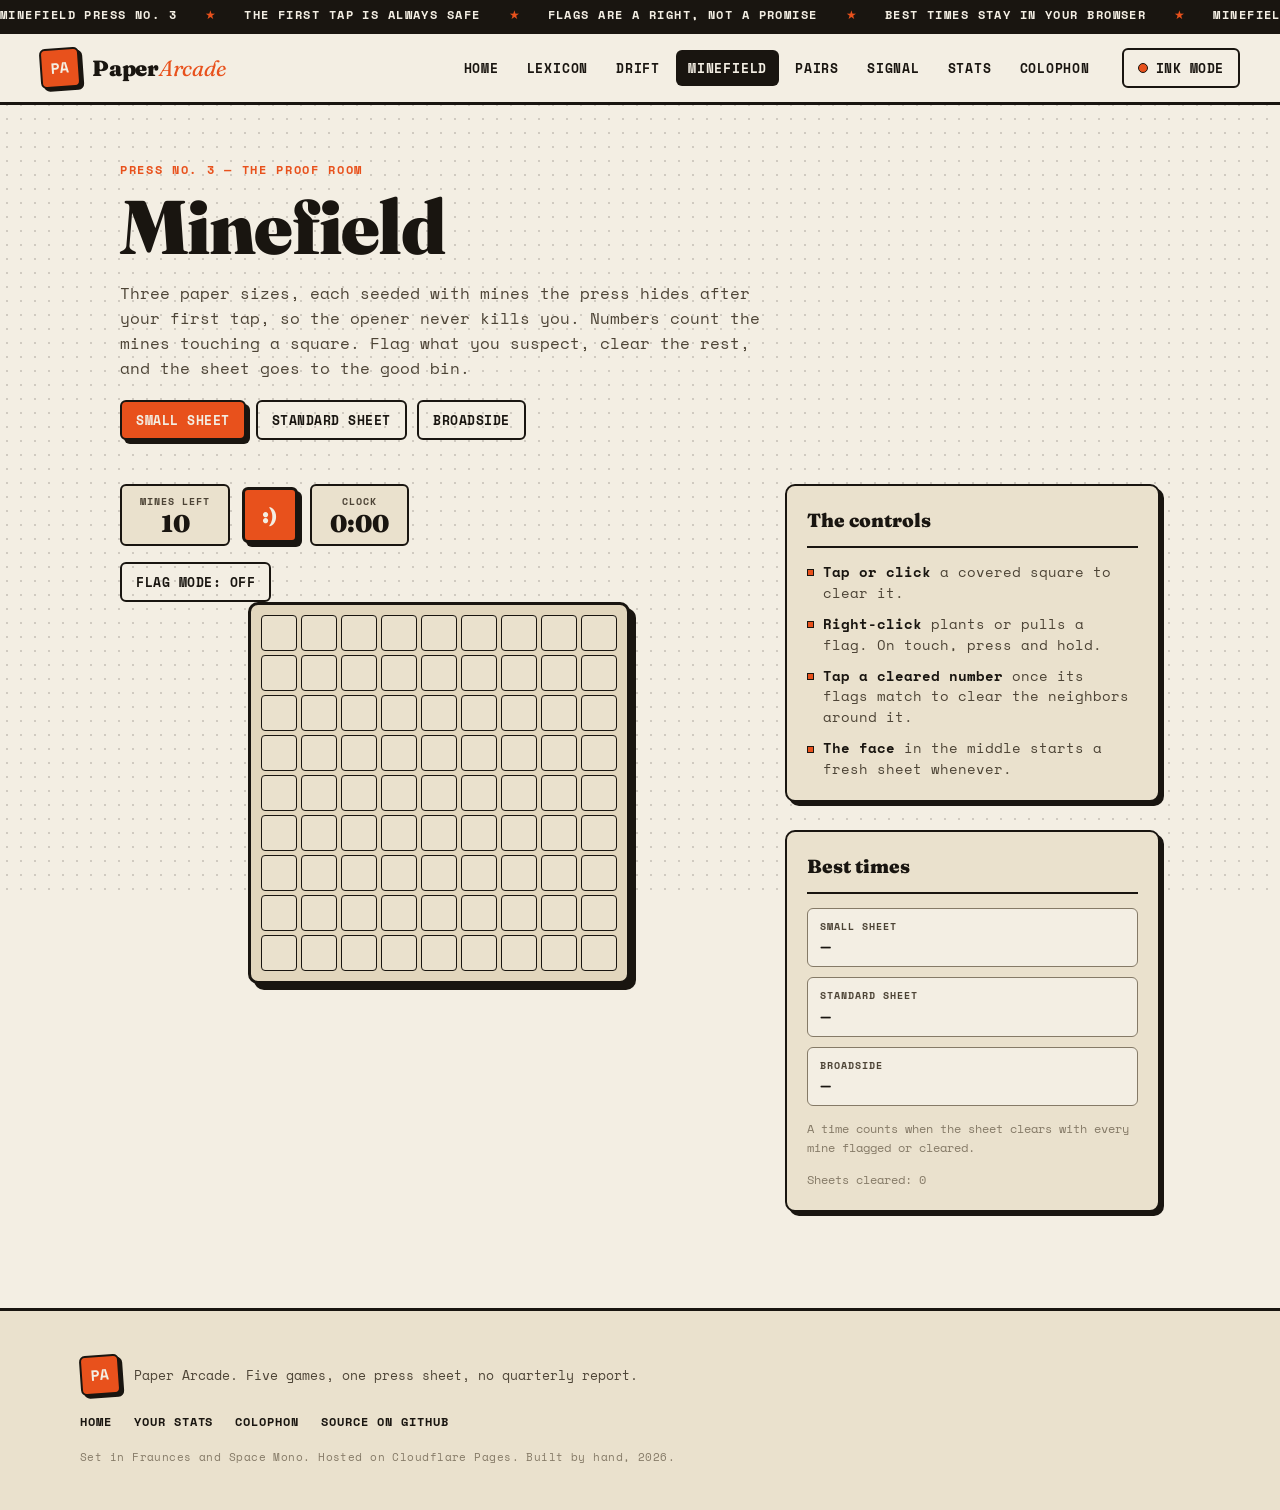
<file: minefield.html>
<!doctype html>
<html lang="en">
<head>
  <meta charset="utf-8">
  <meta name="viewport" content="width=device-width, initial-scale=1">
  <title>Minefield: three sheets, hidden mines | Paper Arcade</title>
  <meta name="description" content="Minefield is Paper Arcade's logic game. Three paper sizes, hidden mines, flag what you suspect, clear the rest. First tap is always safe and best times stay on your machine.">
  <meta property="og:title" content="Minefield: three sheets, hidden mines | Paper Arcade">
  <meta property="og:description" content="Three paper sizes, hidden mines, first tap always safe.">
  <meta name="theme-color" content="#f3eee3">
  <link rel="preconnect" href="https://fonts.googleapis.com">
  <link rel="preconnect" href="https://fonts.gstatic.com" crossorigin>
  <link href="https://fonts.googleapis.com/css2?family=Fraunces:ital,opsz,wght@0,9..144,400;0,9..144,600;0,9..144,900;1,9..144,400&family=Space+Mono:ital,wght@0,400;0,700;1,400&display=swap" rel="stylesheet">
  <link rel="stylesheet" href="css/style.css">
  <link rel="icon" href="assets/favicon.svg" type="image/svg+xml">
</head>
<body data-page="minefield">
  <a class="skip" href="#main">Skip to content</a>

  <div class="ticker ticker--thin" aria-hidden="true">
    <div class="ticker__track">
      <span>MINEFIELD PRESS NO. 3</span><i>&#9733;</i>
      <span>THE FIRST TAP IS ALWAYS SAFE</span><i>&#9733;</i>
      <span>FLAGS ARE A RIGHT, NOT A PROMISE</span><i>&#9733;</i>
      <span>BEST TIMES STAY IN YOUR BROWSER</span><i>&#9733;</i>
      <span>MINEFIELD PRESS NO. 3</span><i>&#9733;</i>
      <span>THE FIRST TAP IS ALWAYS SAFE</span><i>&#9733;</i>
      <span>FLAGS ARE A RIGHT, NOT A PROMISE</span><i>&#9733;</i>
      <span>BEST TIMES STAY IN YOUR BROWSER</span><i>&#9733;</i>
    </div>
  </div>

  <header class="masthead">
    <a class="brand" href="index.html" aria-label="Paper Arcade home">
      <span class="brand__mark" aria-hidden="true">PA</span>
      <span class="brand__name">Paper<em>Arcade</em></span>
    </a>
    <button class="nav-toggle" type="button" aria-expanded="false" aria-controls="site-nav" data-nav-toggle>
      <span class="nav-toggle__line"></span>
      <span class="visually-hidden">Menu</span>
    </button>
    <nav class="site-nav" id="site-nav" aria-label="Primary" data-nav>
      <ul>
        <li><a href="index.html">Home</a></li>
        <li><a href="lexicon.html">Lexicon</a></li>
        <li><a href="drift.html">Drift</a></li>
        <li><a href="minefield.html" aria-current="page">Minefield</a></li>
        <li><a href="pairs.html">Pairs</a></li>
        <li><a href="signal.html">Signal</a></li>
        <li><a href="stats.html">Stats</a></li>
        <li><a href="about.html">Colophon</a></li>
      </ul>
      <button class="btn btn--ghost btn--small" type="button" data-theme-toggle>
        <span class="btn__dot" aria-hidden="true"></span><span data-theme-label>Ink mode</span>
      </button>
    </nav>
  </header>

  <main id="main" class="game-main">
    <header class="game-header" data-reveal>
      <p class="game-header__kicker">Press No. 3 &mdash; The proof room</p>
      <h1>Minefield</h1>
      <p class="game-header__lede">
        Three paper sizes, each seeded with mines the press hides after your
        first tap, so the opener never kills you. Numbers count the mines
        touching a square. Flag what you suspect, clear the rest, and the
        sheet goes to the good bin.
      </p>
      <div class="minefield-picker" role="group" aria-label="Difficulty">
        <button class="btn btn--primary btn--small" type="button" data-size="small" aria-pressed="true">Small sheet</button>
        <button class="btn btn--ghost btn--small" type="button" data-size="medium" aria-pressed="false">Standard sheet</button>
        <button class="btn btn--ghost btn--small" type="button" data-size="large" aria-pressed="false">Broadside</button>
      </div>
    </header>

    <div class="game-layout game-layout--board-first">
      <section class="minefield-stage" aria-label="Minefield board">
        <div class="minefield-hud">
          <div class="minefield-counter">
            <span class="minefield-counter__label">Mines left</span>
            <span class="minefield-counter__value" id="mines-left">0</span>
          </div>
          <button class="minefield-reset" type="button" id="reset" aria-label="Start a new sheet">:)</button>
          <div class="minefield-counter">
            <span class="minefield-counter__label">Clock</span>
            <span class="minefield-counter__value" id="clock">0:00</span>
          </div>
        </div>
        <button class="btn btn--ghost btn--small" type="button" id="flag-mode" aria-pressed="false">Flag mode: off</button>
        <div class="minefield-sheet" id="sheet" role="grid" aria-label="Minefield grid"></div>
        <div class="board-overlay" id="mine-overlay" hidden>
          <p class="board-overlay__title" id="mine-overlay-title">Boom</p>
          <p class="board-overlay__word" id="mine-overlay-time">Time 0:00</p>
          <p class="board-overlay__note" id="mine-overlay-note"></p>
          <div class="board-overlay__actions">
            <button class="btn btn--primary" type="button" id="mine-again">Print a new sheet</button>
          </div>
        </div>
      </section>

      <aside class="game-side" aria-label="Minefield help and record">
        <div class="panel">
          <h2 class="panel__title">The controls</h2>
          <ul class="panel__list">
            <li><b>Tap or click</b> a covered square to clear it.</li>
            <li><b>Right-click</b> plants or pulls a flag. On touch, press and hold.</li>
            <li><b>Tap a cleared number</b> once its flags match to clear the neighbors around it.</li>
            <li><b>The face</b> in the middle starts a fresh sheet whenever.</li>
          </ul>
        </div>
        <div class="panel">
          <h2 class="panel__title">Best times</h2>
          <dl class="stat-strip stat-strip--stack">
            <div><dt>Small sheet</dt><dd id="best-small">&ndash;</dd></div>
            <div><dt>Standard sheet</dt><dd id="best-medium">&ndash;</dd></div>
            <div><dt>Broadside</dt><dd id="best-large">&ndash;</dd></div>
          </dl>
          <p class="panel__fine">A time counts when the sheet clears with every mine flagged or cleared.</p>
          <p class="panel__fine" id="mine-sheets"></p>
        </div>
      </aside>
    </div>
  </main>

  <footer class="colophon">
    <div class="colophon__brand">
      <span class="brand__mark" aria-hidden="true">PA</span>
      <p>Paper Arcade. Five games, one press sheet, no quarterly report.</p>
    </div>
    <nav class="colophon__nav" aria-label="Footer">
      <a href="index.html">Home</a>
      <a href="stats.html">Your stats</a>
      <a href="about.html">Colophon</a>
      <a href="https://github.com/stewiefeh/paper-arcade" rel="noopener" target="_blank">Source on GitHub</a>
    </nav>
    <p class="colophon__fine">Set in Fraunces and Space Mono. Hosted on Cloudflare Pages. Built by hand, 2026.</p>
  </footer>

  <script src="js/core.js"></script>
  <script src="js/minefield.js"></script>
</body>
</html>
</file>
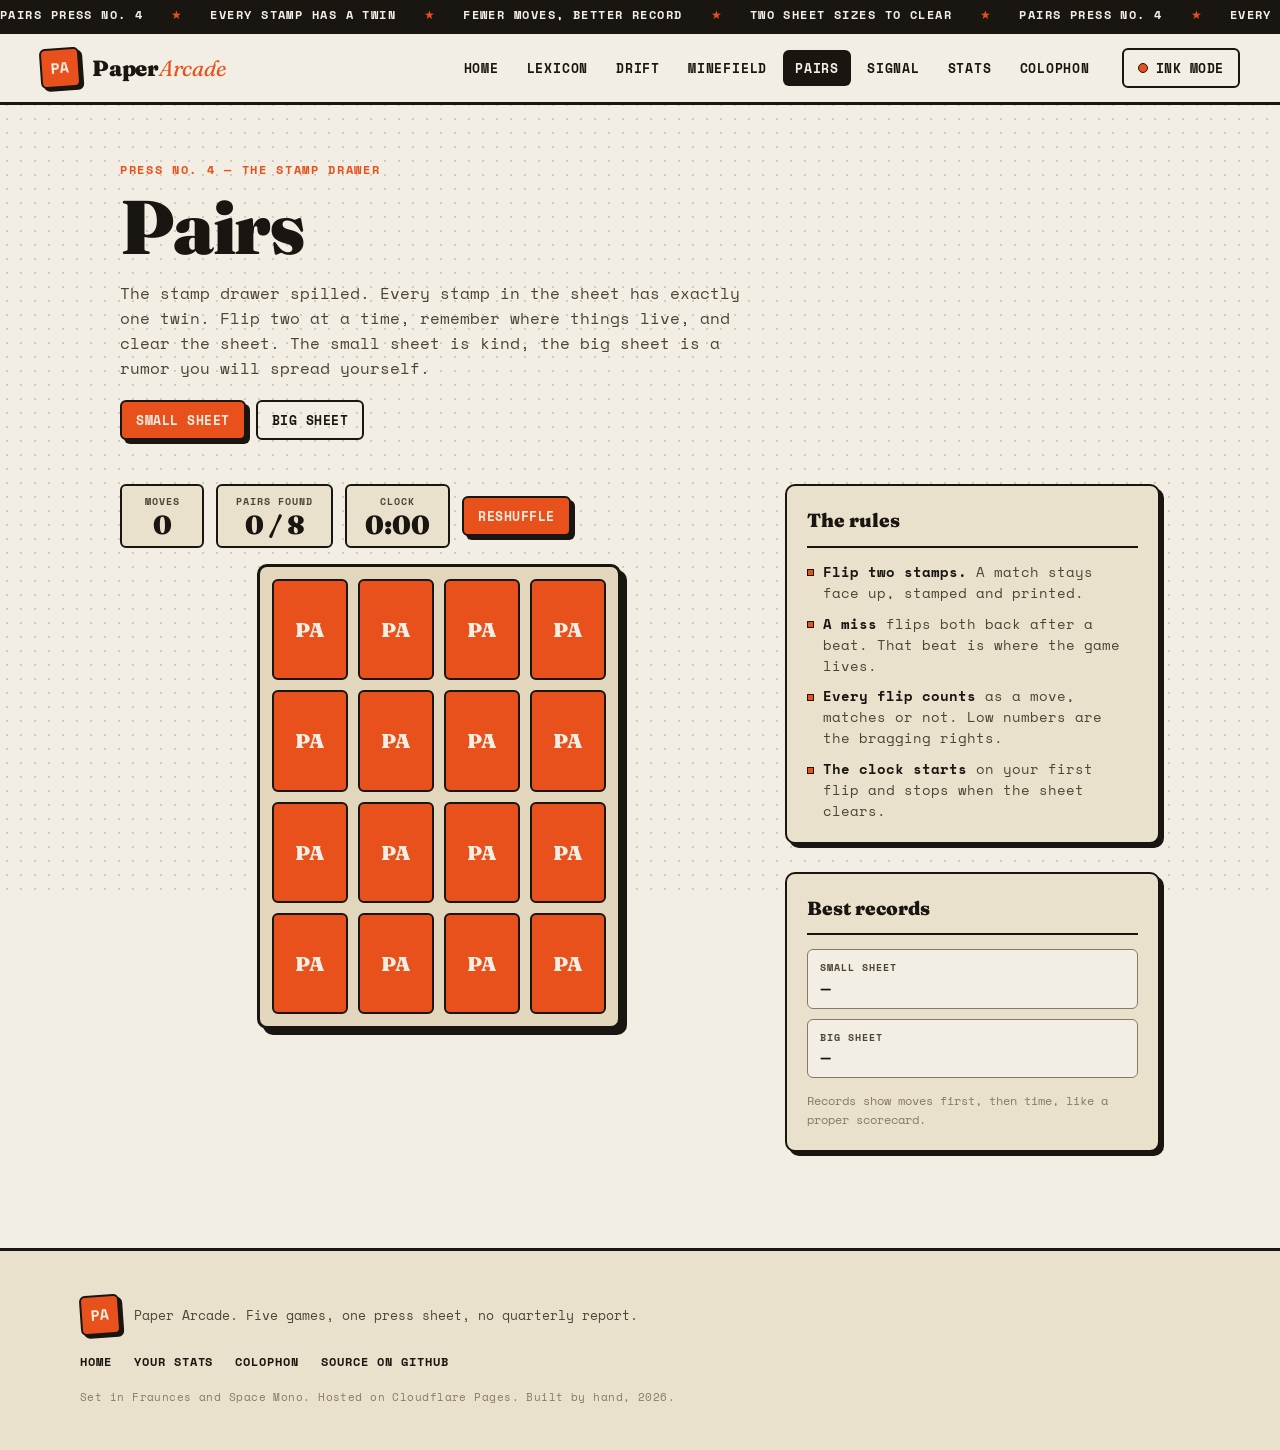
<file: pairs.html>
<!doctype html>
<html lang="en">
<head>
  <meta charset="utf-8">
  <meta name="viewport" content="width=device-width, initial-scale=1">
  <title>Pairs: find the matching stamps | Paper Arcade</title>
  <meta name="description" content="Pairs is Paper Arcade's memory game. Printer's stamps are shuffled face down, flip two at a time and clear the sheet in as few moves as you can. Two sheet sizes, best records saved locally.">
  <meta property="og:title" content="Pairs: find the matching stamps | Paper Arcade">
  <meta property="og:description" content="Flip the stamps, find the twins, clear the sheet.">
  <meta name="theme-color" content="#f3eee3">
  <link rel="preconnect" href="https://fonts.googleapis.com">
  <link rel="preconnect" href="https://fonts.gstatic.com" crossorigin>
  <link href="https://fonts.googleapis.com/css2?family=Fraunces:ital,opsz,wght@0,9..144,400;0,9..144,600;0,9..144,900;1,9..144,400&family=Space+Mono:ital,wght@0,400;0,700;1,400&display=swap" rel="stylesheet">
  <link rel="stylesheet" href="css/style.css">
  <link rel="icon" href="assets/favicon.svg" type="image/svg+xml">
</head>
<body data-page="pairs">
  <a class="skip" href="#main">Skip to content</a>

  <div class="ticker ticker--thin" aria-hidden="true">
    <div class="ticker__track">
      <span>PAIRS PRESS NO. 4</span><i>&#9733;</i>
      <span>EVERY STAMP HAS A TWIN</span><i>&#9733;</i>
      <span>FEWER MOVES, BETTER RECORD</span><i>&#9733;</i>
      <span>TWO SHEET SIZES TO CLEAR</span><i>&#9733;</i>
      <span>PAIRS PRESS NO. 4</span><i>&#9733;</i>
      <span>EVERY STAMP HAS A TWIN</span><i>&#9733;</i>
      <span>FEWER MOVES, BETTER RECORD</span><i>&#9733;</i>
      <span>TWO SHEET SIZES TO CLEAR</span><i>&#9733;</i>
    </div>
  </div>

  <header class="masthead">
    <a class="brand" href="index.html" aria-label="Paper Arcade home">
      <span class="brand__mark" aria-hidden="true">PA</span>
      <span class="brand__name">Paper<em>Arcade</em></span>
    </a>
    <button class="nav-toggle" type="button" aria-expanded="false" aria-controls="site-nav" data-nav-toggle>
      <span class="nav-toggle__line"></span>
      <span class="visually-hidden">Menu</span>
    </button>
    <nav class="site-nav" id="site-nav" aria-label="Primary" data-nav>
      <ul>
        <li><a href="index.html">Home</a></li>
        <li><a href="lexicon.html">Lexicon</a></li>
        <li><a href="drift.html">Drift</a></li>
        <li><a href="minefield.html">Minefield</a></li>
        <li><a href="pairs.html" aria-current="page">Pairs</a></li>
        <li><a href="signal.html">Signal</a></li>
        <li><a href="stats.html">Stats</a></li>
        <li><a href="about.html">Colophon</a></li>
      </ul>
      <button class="btn btn--ghost btn--small" type="button" data-theme-toggle>
        <span class="btn__dot" aria-hidden="true"></span><span data-theme-label>Ink mode</span>
      </button>
    </nav>
  </header>

  <main id="main" class="game-main">
    <header class="game-header" data-reveal>
      <p class="game-header__kicker">Press No. 4 &mdash; The stamp drawer</p>
      <h1>Pairs</h1>
      <p class="game-header__lede">
        The stamp drawer spilled. Every stamp in the sheet has exactly one
        twin. Flip two at a time, remember where things live, and clear the
        sheet. The small sheet is kind, the big sheet is a rumor you will
        spread yourself.
      </p>
      <div class="minefield-picker" role="group" aria-label="Sheet size">
        <button class="btn btn--primary btn--small" type="button" data-size="small" aria-pressed="true">Small sheet</button>
        <button class="btn btn--ghost btn--small" type="button" data-size="large" aria-pressed="false">Big sheet</button>
      </div>
    </header>

    <div class="game-layout game-layout--board-first">
      <section class="pairs-stage" aria-label="Pairs board">
        <div class="pairs-hud">
          <div class="drift-score">
            <span class="drift-score__label">Moves</span>
            <span class="drift-score__value" id="moves">0</span>
          </div>
          <div class="drift-score">
            <span class="drift-score__label">Pairs found</span>
            <span class="drift-score__value" id="found">0 / 8</span>
          </div>
          <div class="drift-score">
            <span class="drift-score__label">Clock</span>
            <span class="drift-score__value" id="clock">0:00</span>
          </div>
          <button class="btn btn--primary btn--small" type="button" id="restart">Reshuffle</button>
        </div>
        <div class="pairs-sheet" id="sheet" role="grid" aria-label="Pairs grid"></div>
        <div class="board-overlay" id="pairs-overlay" hidden>
          <p class="board-overlay__title">Sheet cleared</p>
          <p class="board-overlay__word" id="pairs-overlay-score">Moves 0</p>
          <p class="board-overlay__note" id="pairs-overlay-note"></p>
          <div class="board-overlay__actions">
            <button class="btn btn--primary" type="button" id="pairs-again">Deal again</button>
          </div>
        </div>
      </section>

      <aside class="game-side" aria-label="Pairs help and record">
        <div class="panel">
          <h2 class="panel__title">The rules</h2>
          <ul class="panel__list">
            <li><b>Flip two stamps.</b> A match stays face up, stamped and printed.</li>
            <li><b>A miss</b> flips both back after a beat. That beat is where the game lives.</li>
            <li><b>Every flip counts</b> as a move, matches or not. Low numbers are the bragging rights.</li>
            <li><b>The clock starts</b> on your first flip and stops when the sheet clears.</li>
          </ul>
        </div>
        <div class="panel">
          <h2 class="panel__title">Best records</h2>
          <dl class="stat-strip stat-strip--stack">
            <div><dt>Small sheet</dt><dd id="best-small">&ndash;</dd></div>
            <div><dt>Big sheet</dt><dd id="best-large">&ndash;</dd></div>
          </dl>
          <p class="panel__fine">Records show moves first, then time, like a proper scorecard.</p>
        </div>
      </aside>
    </div>
  </main>

  <footer class="colophon">
    <div class="colophon__brand">
      <span class="brand__mark" aria-hidden="true">PA</span>
      <p>Paper Arcade. Five games, one press sheet, no quarterly report.</p>
    </div>
    <nav class="colophon__nav" aria-label="Footer">
      <a href="index.html">Home</a>
      <a href="stats.html">Your stats</a>
      <a href="about.html">Colophon</a>
      <a href="https://github.com/stewiefeh/paper-arcade" rel="noopener" target="_blank">Source on GitHub</a>
    </nav>
    <p class="colophon__fine">Set in Fraunces and Space Mono. Hosted on Cloudflare Pages. Built by hand, 2026.</p>
  </footer>

  <script src="js/core.js"></script>
  <script src="js/pairs.js"></script>
</body>
</html>
</file>
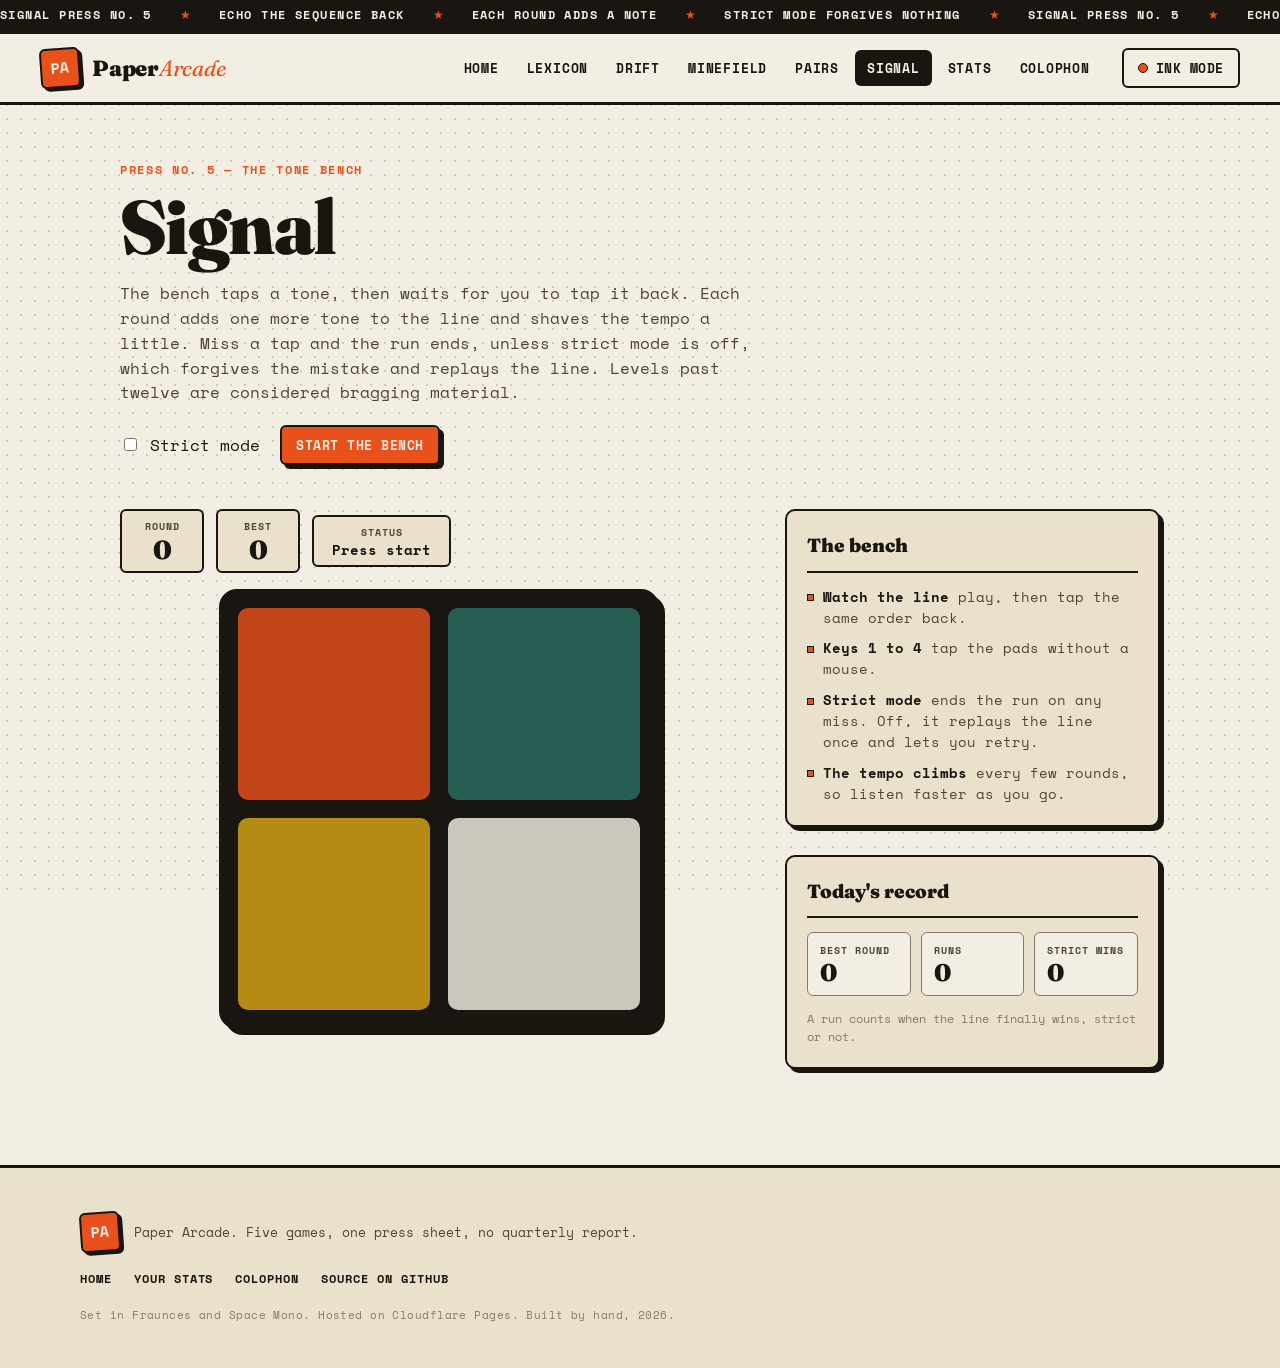
<file: signal.html>
<!doctype html>
<html lang="en">
<head>
  <meta charset="utf-8">
  <meta name="viewport" content="width=device-width, initial-scale=1">
  <title>Signal: echo the tones | Paper Arcade</title>
  <meta name="description" content="Signal is Paper Arcade's sequence-memory game. The machine taps a tone, you echo it back, and each round the sequence grows and the tempo climbs. Strict mode for the brave, best level saved locally.">
  <meta property="og:title" content="Signal: echo the tones | Paper Arcade">
  <meta property="og:description" content="The machine taps a tone, you echo it back.">
  <meta name="theme-color" content="#f3eee3">
  <link rel="preconnect" href="https://fonts.googleapis.com">
  <link rel="preconnect" href="https://fonts.gstatic.com" crossorigin>
  <link href="https://fonts.googleapis.com/css2?family=Fraunces:ital,opsz,wght@0,9..144,400;0,9..144,600;0,9..144,900;1,9..144,400&family=Space+Mono:ital,wght@0,400;0,700;1,400&display=swap" rel="stylesheet">
  <link rel="stylesheet" href="css/style.css">
  <link rel="icon" href="assets/favicon.svg" type="image/svg+xml">
</head>
<body data-page="signal">
  <a class="skip" href="#main">Skip to content</a>

  <div class="ticker ticker--thin" aria-hidden="true">
    <div class="ticker__track">
      <span>SIGNAL PRESS NO. 5</span><i>&#9733;</i>
      <span>ECHO THE SEQUENCE BACK</span><i>&#9733;</i>
      <span>EACH ROUND ADDS A NOTE</span><i>&#9733;</i>
      <span>STRICT MODE FORGIVES NOTHING</span><i>&#9733;</i>
      <span>SIGNAL PRESS NO. 5</span><i>&#9733;</i>
      <span>ECHO THE SEQUENCE BACK</span><i>&#9733;</i>
      <span>EACH ROUND ADDS A NOTE</span><i>&#9733;</i>
      <span>STRICT MODE FORGIVES NOTHING</span><i>&#9733;</i>
    </div>
  </div>

  <header class="masthead">
    <a class="brand" href="index.html" aria-label="Paper Arcade home">
      <span class="brand__mark" aria-hidden="true">PA</span>
      <span class="brand__name">Paper<em>Arcade</em></span>
    </a>
    <button class="nav-toggle" type="button" aria-expanded="false" aria-controls="site-nav" data-nav-toggle>
      <span class="nav-toggle__line"></span>
      <span class="visually-hidden">Menu</span>
    </button>
    <nav class="site-nav" id="site-nav" aria-label="Primary" data-nav>
      <ul>
        <li><a href="index.html">Home</a></li>
        <li><a href="lexicon.html">Lexicon</a></li>
        <li><a href="drift.html">Drift</a></li>
        <li><a href="minefield.html">Minefield</a></li>
        <li><a href="pairs.html">Pairs</a></li>
        <li><a href="signal.html" aria-current="page">Signal</a></li>
        <li><a href="stats.html">Stats</a></li>
        <li><a href="about.html">Colophon</a></li>
      </ul>
      <button class="btn btn--ghost btn--small" type="button" data-theme-toggle>
        <span class="btn__dot" aria-hidden="true"></span><span data-theme-label>Ink mode</span>
      </button>
    </nav>
  </header>

  <main id="main" class="game-main">
    <header class="game-header" data-reveal>
      <p class="game-header__kicker">Press No. 5 &mdash; The tone bench</p>
      <h1>Signal</h1>
      <p class="game-header__lede">
        The bench taps a tone, then waits for you to tap it back. Each round
        adds one more tone to the line and shaves the tempo a little. Miss a
        tap and the run ends, unless strict mode is off, which forgives the
        mistake and replays the line. Levels past twelve are considered
        bragging material.
      </p>
      <div class="signal-tools">
        <label class="toggle">
          <input type="checkbox" id="strict">
          <span class="toggle__track" aria-hidden="true"><span class="toggle__thumb"></span></span>
          <span class="toggle__label">Strict mode</span>
        </label>
        <button class="btn btn--primary btn--small" type="button" id="start">Start the bench</button>
      </div>
    </header>

    <div class="game-layout game-layout--board-first">
      <section class="signal-stage" aria-label="Signal board">
        <div class="signal-hud">
          <div class="drift-score">
            <span class="drift-score__label">Round</span>
            <span class="drift-score__value" id="level">0</span>
          </div>
          <div class="drift-score">
            <span class="drift-score__label">Best</span>
            <span class="drift-score__value" id="best">0</span>
          </div>
          <div class="drift-score">
            <span class="drift-score__label">Status</span>
            <span class="drift-score__value drift-score__value--small" id="status">Press start</span>
          </div>
        </div>
        <div class="signal-pads" id="pads">
          <button class="signal-pad signal-pad--1" type="button" data-pad="0" aria-label="Pad one, low tone"></button>
          <button class="signal-pad signal-pad--2" type="button" data-pad="1" aria-label="Pad two, second tone"></button>
          <button class="signal-pad signal-pad--3" type="button" data-pad="2" aria-label="Pad three, third tone"></button>
          <button class="signal-pad signal-pad--4" type="button" data-pad="3" aria-label="Pad four, high tone"></button>
        </div>
        <div class="board-overlay" id="signal-overlay" hidden>
          <p class="board-overlay__title">Signal lost</p>
          <p class="board-overlay__word" id="signal-overlay-score">Round 0</p>
          <p class="board-overlay__note" id="signal-overlay-note"></p>
          <div class="board-overlay__actions">
            <button class="btn btn--primary" type="button" id="signal-again">Run it again</button>
          </div>
        </div>
      </section>

      <aside class="game-side" aria-label="Signal help and record">
        <div class="panel">
          <h2 class="panel__title">The bench</h2>
          <ul class="panel__list">
            <li><b>Watch the line</b> play, then tap the same order back.</li>
            <li><b>Keys 1 to 4</b> tap the pads without a mouse.</li>
            <li><b>Strict mode</b> ends the run on any miss. Off, it replays the line once and lets you retry.</li>
            <li><b>The tempo climbs</b> every few rounds, so listen faster as you go.</li>
          </ul>
        </div>
        <div class="panel">
          <h2 class="panel__title">Today's record</h2>
          <dl class="stat-strip">
            <div><dt>Best round</dt><dd id="stat-best">0</dd></div>
            <div><dt>Runs</dt><dd id="stat-runs">0</dd></div>
            <div><dt>Strict wins</dt><dd id="stat-strict">0</dd></div>
          </dl>
          <p class="panel__fine">A run counts when the line finally wins, strict or not.</p>
        </div>
      </aside>
    </div>
  </main>

  <footer class="colophon">
    <div class="colophon__brand">
      <span class="brand__mark" aria-hidden="true">PA</span>
      <p>Paper Arcade. Five games, one press sheet, no quarterly report.</p>
    </div>
    <nav class="colophon__nav" aria-label="Footer">
      <a href="index.html">Home</a>
      <a href="stats.html">Your stats</a>
      <a href="about.html">Colophon</a>
      <a href="https://github.com/stewiefeh/paper-arcade" rel="noopener" target="_blank">Source on GitHub</a>
    </nav>
    <p class="colophon__fine">Set in Fraunces and Space Mono. Hosted on Cloudflare Pages. Built by hand, 2026.</p>
  </footer>

  <script src="js/core.js"></script>
  <script src="js/signal.js"></script>
</body>
</html>
</file>
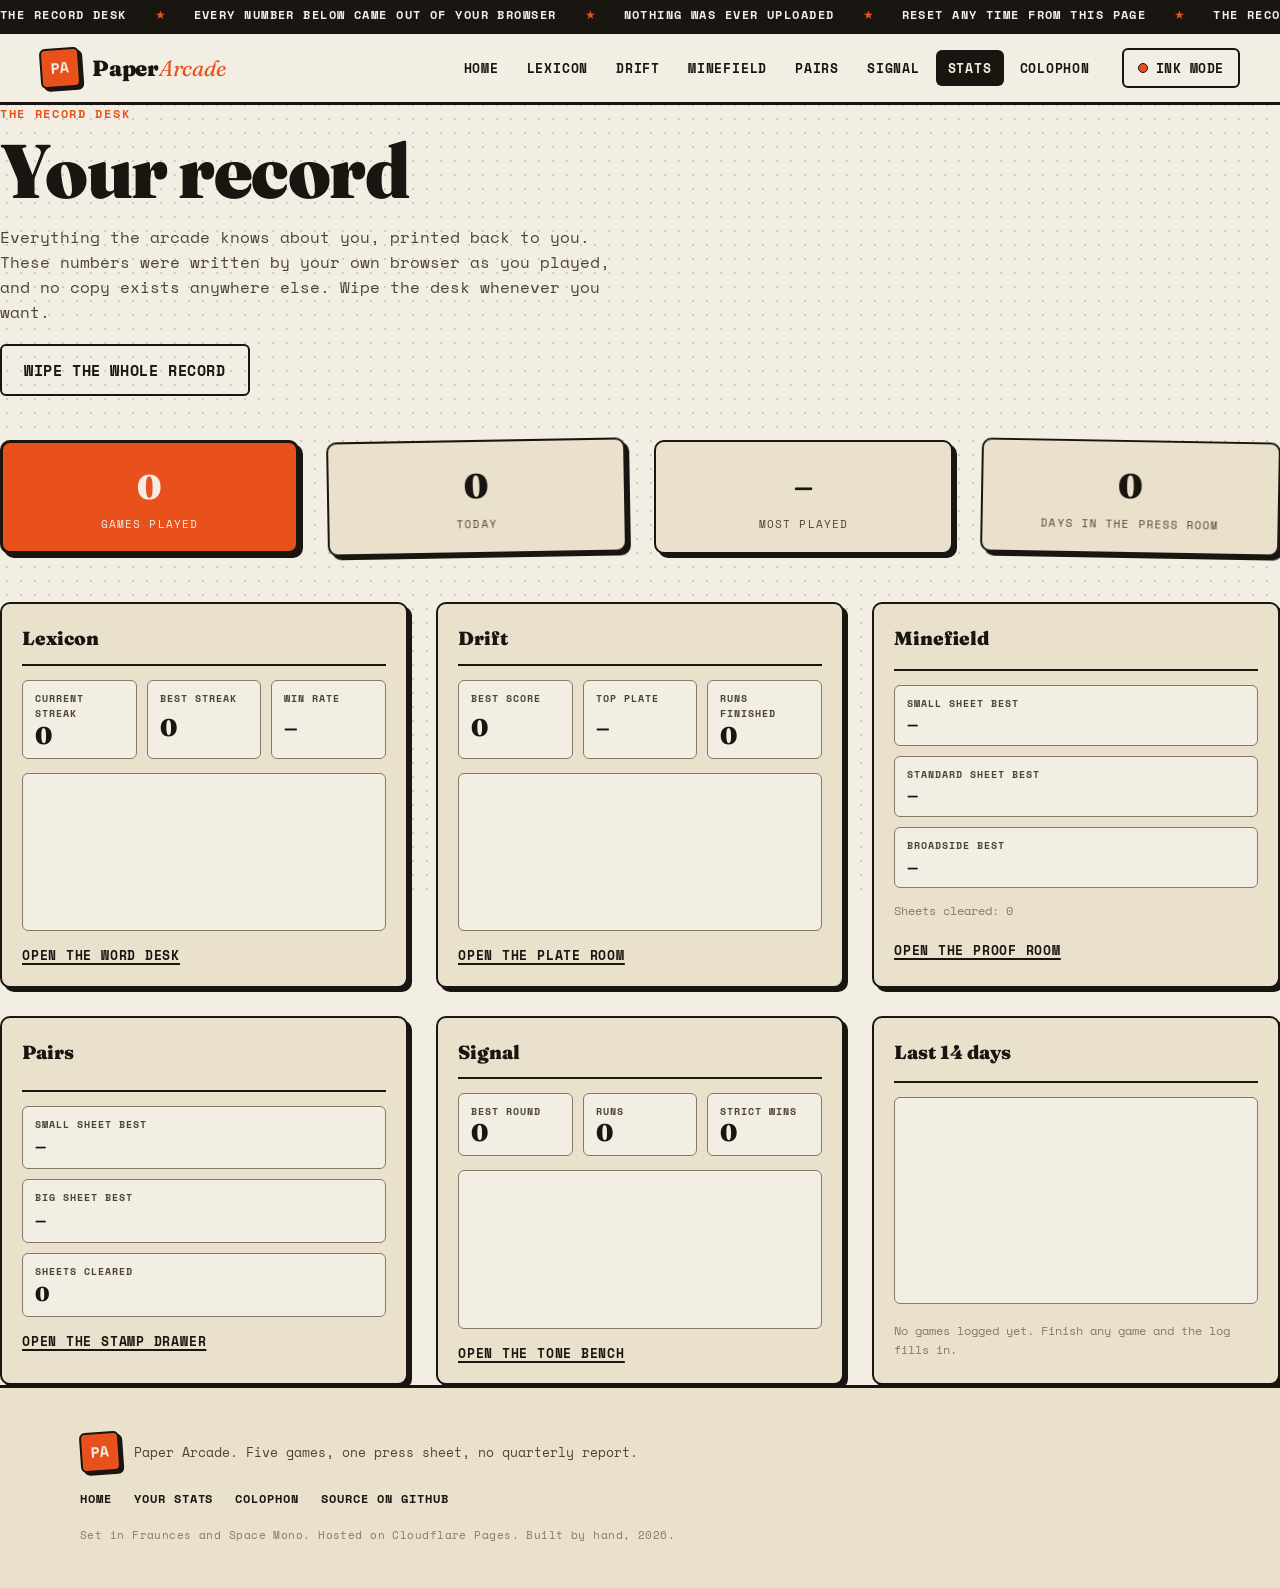
<file: stats.html>
<!doctype html>
<html lang="en">
<head>
  <meta charset="utf-8">
  <meta name="viewport" content="width=device-width, initial-scale=1">
  <title>Your record | Paper Arcade</title>
  <meta name="description" content="The Paper Arcade record page: streaks, best scores, best times, and a fourteen-day play log, all read from your own browser. Nothing here was ever uploaded anywhere.">
  <meta property="og:title" content="Your record | Paper Arcade">
  <meta property="og:description" content="Streaks, bests, and a play log, read straight from your browser.">
  <meta name="theme-color" content="#f3eee3">
  <link rel="preconnect" href="https://fonts.googleapis.com">
  <link rel="preconnect" href="https://fonts.gstatic.com" crossorigin>
  <link href="https://fonts.googleapis.com/css2?family=Fraunces:ital,opsz,wght@0,9..144,400;0,9..144,600;0,9..144,900;1,9..144,400&family=Space+Mono:ital,wght@0,400;0,700;1,400&display=swap" rel="stylesheet">
  <link rel="stylesheet" href="css/style.css">
  <link rel="icon" href="assets/favicon.svg" type="image/svg+xml">
</head>
<body data-page="stats">
  <a class="skip" href="#main">Skip to content</a>

  <div class="ticker ticker--thin" aria-hidden="true">
    <div class="ticker__track">
      <span>THE RECORD DESK</span><i>&#9733;</i>
      <span>EVERY NUMBER BELOW CAME OUT OF YOUR BROWSER</span><i>&#9733;</i>
      <span>NOTHING WAS EVER UPLOADED</span><i>&#9733;</i>
      <span>RESET ANY TIME FROM THIS PAGE</span><i>&#9733;</i>
      <span>THE RECORD DESK</span><i>&#9733;</i>
      <span>EVERY NUMBER BELOW CAME OUT OF YOUR BROWSER</span><i>&#9733;</i>
      <span>NOTHING WAS EVER UPLOADED</span><i>&#9733;</i>
      <span>RESET ANY TIME FROM THIS PAGE</span><i>&#9733;</i>
    </div>
  </div>

  <header class="masthead">
    <a class="brand" href="index.html" aria-label="Paper Arcade home">
      <span class="brand__mark" aria-hidden="true">PA</span>
      <span class="brand__name">Paper<em>Arcade</em></span>
    </a>
    <button class="nav-toggle" type="button" aria-expanded="false" aria-controls="site-nav" data-nav-toggle>
      <span class="nav-toggle__line"></span>
      <span class="visually-hidden">Menu</span>
    </button>
    <nav class="site-nav" id="site-nav" aria-label="Primary" data-nav>
      <ul>
        <li><a href="index.html">Home</a></li>
        <li><a href="lexicon.html">Lexicon</a></li>
        <li><a href="drift.html">Drift</a></li>
        <li><a href="minefield.html">Minefield</a></li>
        <li><a href="pairs.html">Pairs</a></li>
        <li><a href="signal.html">Signal</a></li>
        <li><a href="stats.html" aria-current="page">Stats</a></li>
        <li><a href="about.html">Colophon</a></li>
      </ul>
      <button class="btn btn--ghost btn--small" type="button" data-theme-toggle>
        <span class="btn__dot" aria-hidden="true"></span><span data-theme-label>Ink mode</span>
      </button>
    </nav>
  </header>

  <main id="main">
    <header class="game-header" data-reveal>
      <p class="game-header__kicker">The record desk</p>
      <h1>Your record</h1>
      <p class="game-header__lede">
        Everything the arcade knows about you, printed back to you. These
        numbers were written by your own browser as you played, and no copy
        exists anywhere else. Wipe the desk whenever you want.
      </p>
      <div class="hero__actions">
        <button class="btn btn--ghost" type="button" id="wipe">Wipe the whole record</button>
      </div>
    </header>

    <section class="stats-total" data-reveal aria-label="Totals">
      <div class="figure figure--big"><b id="total-plays">0</b><span>games played</span></div>
      <div class="figure"><b id="total-today">0</b><span>today</span></div>
      <div class="figure"><b id="total-best-game">&ndash;</b><span>most played</span></div>
      <div class="figure"><b id="total-days">0</b><span>days in the press room</span></div>
    </section>

    <section class="stats-grid" aria-label="Per game records">
      <article class="panel stats-panel" id="panel-lexicon" data-reveal>
        <h2 class="panel__title">Lexicon</h2>
        <dl class="stat-strip">
          <div><dt>Current streak</dt><dd id="lex-streak">0</dd></div>
          <div><dt>Best streak</dt><dd id="lex-max">0</dd></div>
          <div><dt>Win rate</dt><dd id="lex-win">&ndash;</dd></div>
        </dl>
        <canvas id="lex-chart" height="130" aria-label="Lexicon guess distribution"></canvas>
        <a class="panel__link" href="lexicon.html">Open the word desk</a>
      </article>

      <article class="panel stats-panel" id="panel-drift" data-reveal>
        <h2 class="panel__title">Drift</h2>
        <dl class="stat-strip">
          <div><dt>Best score</dt><dd id="drift-best">0</dd></div>
          <div><dt>Top plate</dt><dd id="drift-top">&ndash;</dd></div>
          <div><dt>Runs finished</dt><dd id="drift-runs">0</dd></div>
        </dl>
        <canvas id="drift-chart" height="130" aria-label="Your last Drift scores"></canvas>
        <a class="panel__link" href="drift.html">Open the plate room</a>
      </article>

      <article class="panel stats-panel" id="panel-minefield" data-reveal>
        <h2 class="panel__title">Minefield</h2>
        <dl class="stat-strip stat-strip--stack">
          <div><dt>Small sheet best</dt><dd id="mine-small">&ndash;</dd></div>
          <div><dt>Standard sheet best</dt><dd id="mine-medium">&ndash;</dd></div>
          <div><dt>Broadside best</dt><dd id="mine-large">&ndash;</dd></div>
        </dl>
        <p class="panel__note" id="mine-sheets">Sheets cleared: 0</p>
        <a class="panel__link" href="minefield.html">Open the proof room</a>
      </article>

      <article class="panel stats-panel" id="panel-pairs" data-reveal>
        <h2 class="panel__title">Pairs</h2>
        <dl class="stat-strip stat-strip--stack">
          <div><dt>Small sheet best</dt><dd id="pairs-small">&ndash;</dd></div>
          <div><dt>Big sheet best</dt><dd id="pairs-large">&ndash;</dd></div>
          <div><dt>Sheets cleared</dt><dd id="pairs-cleared">0</dd></div>
        </dl>
        <a class="panel__link" href="pairs.html">Open the stamp drawer</a>
      </article>

      <article class="panel stats-panel" id="panel-signal" data-reveal>
        <h2 class="panel__title">Signal</h2>
        <dl class="stat-strip">
          <div><dt>Best round</dt><dd id="sig-best">0</dd></div>
          <div><dt>Runs</dt><dd id="sig-runs">0</dd></div>
          <div><dt>Strict wins</dt><dd id="sig-strict">0</dd></div>
        </dl>
        <canvas id="signal-chart" height="130" aria-label="Your best Signal round by day"></canvas>
        <a class="panel__link" href="signal.html">Open the tone bench</a>
      </article>

      <article class="panel stats-panel" id="panel-log" data-reveal>
        <h2 class="panel__title">Last 14 days</h2>
        <canvas id="log-chart" height="170" aria-label="Games played per day over the last two weeks"></canvas>
        <p class="panel__note" id="log-note">Every bar is a day you played at least one game.</p>
      </article>
    </section>
  </main>

  <footer class="colophon">
    <div class="colophon__brand">
      <span class="brand__mark" aria-hidden="true">PA</span>
      <p>Paper Arcade. Five games, one press sheet, no quarterly report.</p>
    </div>
    <nav class="colophon__nav" aria-label="Footer">
      <a href="index.html">Home</a>
      <a href="stats.html">Your stats</a>
      <a href="about.html">Colophon</a>
      <a href="https://github.com/stewiefeh/paper-arcade" rel="noopener" target="_blank">Source on GitHub</a>
    </nav>
    <p class="colophon__fine">Set in Fraunces and Space Mono. Hosted on Cloudflare Pages. Built by hand, 2026.</p>
  </footer>

  <script src="js/core.js"></script>
  <script src="js/stats.js"></script>
</body>
</html>
</file>
<file: css/style.css>
/* ============================================================
   PAPER ARCADE — design system
   One paper, two inks, hard shadows, honest motion.
   Every value below is a token; change it once, it changes
   every page.
   ============================================================ */

:root {
  /* ink and paper */
  --paper: #f3eee3;
  --paper-2: #eae1cd;
  --paper-3: #e2d6bd;
  --ink: #191510;
  --ink-soft: #4d4436;
  --ink-faint: #857a67;

  /* the two accents plus stamps */
  --accent: #e8511c;
  --accent-deep: #c23f10;
  --green: #2b6e62;
  --mustard: #d9a514;

  /* rules and shadows: hard offsets, no blur */
  --rule: 2px solid var(--ink);
  --rule-thick: 3px solid var(--ink);
  --shadow: 6px 6px 0 var(--ink);
  --shadow-tight: 4px 4px 0 var(--ink);

  /* shape */
  --radius: 10px;
  --radius-small: 6px;

  /* type */
  --font-display: 'Fraunces', 'Georgia', serif;
  --font-mono: 'Space Mono', 'Courier New', monospace;

  /* motion: micro things fast, big things once */
  --t-fast: 120ms;
  --t-mid: 220ms;
  --t-slow: 380ms;
  --ease: cubic-bezier(0.2, 0.8, 0.3, 1);
  --ease-bounce: cubic-bezier(0.3, 1.4, 0.4, 1);

  /* layout */
  --maxw: 1120px;
  --gap: clamp(16px, 3vw, 28px);
}

/* ink mode: one attribute, one swap */
[data-theme="ink"] {
  --paper: #17140f;
  --paper-2: #211c14;
  --paper-3: #2a2418;
  --ink: #f0e9d8;
  --ink-soft: #c9bfa8;
  --ink-faint: #94896f;
  --accent: #ff6a2e;
  --accent-deep: #ff8552;
  --green: #4fa38f;
  --mustard: #e8b83a;
  --shadow: 6px 6px 0 rgba(0, 0, 0, 0.55);
  --shadow-tight: 4px 4px 0 rgba(0, 0, 0, 0.55);
  --rule: 2px solid var(--ink);
  --rule-thick: 3px solid var(--ink);
}

/* ---------- reset and base ---------- */

*,
*::before,
*::after {
  box-sizing: border-box;
}

html {
  -webkit-text-size-adjust: 100%;
  scroll-behavior: smooth;
}

body {
  margin: 0;
  background: var(--paper);
  color: var(--ink);
  font-family: var(--font-mono);
  font-size: 16px;
  line-height: 1.55;
  min-height: 100vh;
  overflow-x: hidden;
  transition: background var(--t-mid) var(--ease), color var(--t-mid) var(--ease);
}

/* halftone paper texture: tiny dot matrix over the whole sheet */
body::before {
  content: "";
  position: fixed;
  inset: 0;
  background-image: radial-gradient(rgba(25, 21, 16, 0.16) 1px, transparent 1px);
  background-size: 14px 14px;
  pointer-events: none;
  z-index: 0;
}

[data-theme="ink"] body::before {
  background-image: radial-gradient(rgba(240, 233, 216, 0.1) 1px, transparent 1px);
}

img,
svg,
canvas {
  max-width: 100%;
  display: block;
}

a {
  color: var(--ink);
  text-decoration-thickness: 2px;
  text-underline-offset: 3px;
}

a:hover {
  color: var(--accent);
}

code {
  font-family: var(--font-mono);
  background: var(--paper-2);
  border: 1px solid var(--ink-faint);
  border-radius: 4px;
  padding: 0.1em 0.35em;
  font-size: 0.92em;
}

::selection {
  background: var(--accent);
  color: var(--paper);
}

:focus-visible {
  outline: 3px solid var(--accent);
  outline-offset: 2px;
  border-radius: 2px;
}

.visually-hidden {
  position: absolute;
  width: 1px;
  height: 1px;
  margin: -1px;
  padding: 0;
  overflow: hidden;
  clip: rect(0 0 0 0);
  white-space: nowrap;
  border: 0;
}

.skip {
  position: absolute;
  top: -60px;
  left: 16px;
  z-index: 200;
  background: var(--ink);
  color: var(--paper);
  padding: 10px 18px;
  font-family: var(--font-mono);
  font-weight: 700;
  border-radius: var(--radius-small);
  transition: top var(--t-fast) var(--ease);
}

.skip:focus {
  top: 12px;
}

/* ---------- buttons: designed states for every mood ---------- */

.btn {
  display: inline-flex;
  align-items: center;
  gap: 8px;
  font-family: var(--font-mono);
  font-weight: 700;
  font-size: 15px;
  text-transform: uppercase;
  letter-spacing: 0.04em;
  padding: 13px 22px;
  border: var(--rule);
  border-radius: var(--radius-small);
  background: var(--paper);
  color: var(--ink);
  cursor: pointer;
  text-decoration: none;
  box-shadow: var(--shadow-tight);
  transition: transform var(--t-fast) var(--ease),
              box-shadow var(--t-fast) var(--ease),
              background var(--t-fast) var(--ease),
              color var(--t-fast) var(--ease);
  user-select: none;
}

.btn:hover {
  transform: translate(-2px, -2px);
  box-shadow: 6px 6px 0 var(--ink);
  color: var(--ink);
}

.btn:active {
  transform: translate(2px, 2px);
  box-shadow: 1px 1px 0 var(--ink);
}

.btn--primary {
  background: var(--accent);
  color: var(--paper);
}

[data-theme="ink"] .btn--primary {
  color: #17140f;
}

.btn--primary:hover {
  background: var(--accent-deep);
  color: var(--paper);
}

[data-theme="ink"] .btn--primary:hover {
  color: #17140f;
}

.btn--ghost {
  background: transparent;
  box-shadow: none;
}

.btn--ghost:hover {
  background: var(--paper-2);
  box-shadow: var(--shadow-tight);
}

.btn--small {
  padding: 8px 14px;
  font-size: 13px;
}

.btn:disabled {
  opacity: 0.45;
  cursor: not-allowed;
  transform: none;
  box-shadow: var(--shadow-tight);
}

.btn__dot {
  width: 10px;
  height: 10px;
  border-radius: 50%;
  background: var(--accent);
  border: 1px solid var(--ink);
  transition: transform var(--t-mid) var(--ease-bounce);
}

[data-theme="ink"] .btn__dot {
  background: var(--mustard);
}

[data-theme="ink"] .btn--ghost:hover .btn__dot,
.btn--ghost:hover .btn__dot {
  transform: scale(1.35) rotate(45deg);
}

/* ---------- ticker: the only thing allowed to loop forever ---------- */

.ticker {
  position: relative;
  z-index: 2;
  background: var(--ink);
  color: var(--paper);
  border-bottom: var(--rule-thick);
  overflow: hidden;
  padding: 9px 0;
}

[data-theme="ink"] .ticker {
  background: var(--accent);
  color: var(--ink);
}

.ticker--thin {
  padding: 6px 0;
}

.ticker__track {
  display: flex;
  align-items: center;
  gap: 28px;
  white-space: nowrap;
  width: max-content;
  animation: ticker-scroll 28s linear infinite;
}

.ticker__track span {
  font-family: var(--font-mono);
  font-weight: 700;
  font-size: 12px;
  letter-spacing: 0.12em;
  text-transform: uppercase;
}

.ticker__track i {
  font-style: normal;
  color: var(--accent);
  font-size: 12px;
}

[data-theme="ink"] .ticker__track i {
  color: var(--ink);
}

@keyframes ticker-scroll {
  from { transform: translateX(0); }
  to { transform: translateX(-50%); }
}

/* ---------- masthead ---------- */

.masthead {
  position: sticky;
  top: 0;
  z-index: 50;
  display: flex;
  align-items: center;
  justify-content: space-between;
  gap: 16px;
  padding: 14px clamp(16px, 4vw, 40px);
  background: var(--paper);
  border-bottom: var(--rule-thick);
  transition: background var(--t-mid) var(--ease);
}

.brand {
  display: inline-flex;
  align-items: center;
  gap: 12px;
  text-decoration: none;
}

.brand__mark {
  display: grid;
  place-items: center;
  width: 40px;
  height: 40px;
  background: var(--accent);
  color: var(--paper);
  border: var(--rule);
  border-radius: var(--radius-small);
  font-weight: 700;
  font-size: 15px;
  box-shadow: 3px 3px 0 var(--ink);
  transform: rotate(-4deg);
  transition: transform var(--t-mid) var(--ease-bounce);
}

[data-theme="ink"] .brand__mark {
  color: var(--ink);
}

.brand:hover .brand__mark {
  transform: rotate(4deg) scale(1.06);
}

.brand__name {
  font-family: var(--font-display);
  font-weight: 900;
  font-size: 22px;
  letter-spacing: -0.01em;
}

.brand__name em {
  font-style: italic;
  font-weight: 400;
  color: var(--accent);
}

.nav-toggle {
  display: none;
  width: 44px;
  height: 40px;
  background: var(--paper);
  border: var(--rule);
  border-radius: var(--radius-small);
  cursor: pointer;
  position: relative;
}

.nav-toggle__line,
.nav-toggle__line::before,
.nav-toggle__line::after {
  content: "";
  position: absolute;
  left: 10px;
  right: 10px;
  height: 2px;
  background: var(--ink);
  transition: transform var(--t-mid) var(--ease), top var(--t-mid) var(--ease);
}

.nav-toggle__line { top: 18px; }
.nav-toggle__line::before { top: -6px; }
.nav-toggle__line::after { top: 6px; }

.nav-toggle[aria-expanded="true"] .nav-toggle__line { top: 19px; transform: rotate(45deg); }
.nav-toggle[aria-expanded="true"] .nav-toggle__line::before { top: 0; transform: rotate(90deg); }
.nav-toggle[aria-expanded="true"] .nav-toggle__line::after { top: 0; opacity: 0; }

.site-nav {
  display: flex;
  align-items: center;
  gap: 20px;
}

.site-nav ul {
  display: flex;
  align-items: center;
  gap: 4px;
  list-style: none;
  margin: 0;
  padding: 0;
}

.site-nav a {
  display: block;
  padding: 8px 12px;
  font-size: 13px;
  font-weight: 700;
  text-transform: uppercase;
  letter-spacing: 0.06em;
  text-decoration: none;
  border-radius: var(--radius-small);
  transition: background var(--t-fast) var(--ease), color var(--t-fast) var(--ease);
}

.site-nav a:hover {
  background: var(--paper-2);
  color: var(--ink);
}

.site-nav a[aria-current="page"] {
  background: var(--ink);
  color: var(--paper);
}

[data-theme="ink"] .site-nav a[aria-current="page"] {
  background: var(--accent);
  color: var(--ink);
}

/* ---------- sections: shared editorial chrome ---------- */

main {
  position: relative;
  z-index: 1;
}

.section-head {
  max-width: var(--maxw);
  margin: 0 auto clamp(28px, 5vw, 48px);
  padding: 0 clamp(16px, 4vw, 40px);
  display: flex;
  align-items: baseline;
  justify-content: space-between;
  gap: 24px;
  flex-wrap: wrap;
}

.section-head h2 {
  font-family: var(--font-display);
  font-weight: 900;
  font-size: clamp(34px, 5vw, 54px);
  letter-spacing: -0.02em;
  margin: 0;
  position: relative;
}

.section-head h2::after {
  content: "";
  position: absolute;
  left: 0;
  bottom: -6px;
  width: 56px;
  height: 8px;
  background: var(--accent);
  border-radius: 2px;
}

.section-head p {
  margin: 0;
  max-width: 380px;
  color: var(--ink-soft);
  font-size: 14px;
}

.section-head--tight h2 {
  font-size: clamp(28px, 4vw, 44px);
}

/* ---------- hero: one kinetic headline, printed once ---------- */

.hero {
  position: relative;
  max-width: var(--maxw);
  margin: 0 auto;
  padding: clamp(48px, 9vw, 96px) clamp(16px, 4vw, 40px) clamp(40px, 7vw, 72px);
  overflow: hidden;
}

.hero__inner {
  position: relative;
  max-width: 720px;
  z-index: 1;
}

.hero__eyebrow {
  display: inline-block;
  font-size: 12px;
  font-weight: 700;
  letter-spacing: 0.14em;
  text-transform: uppercase;
  border: var(--rule);
  border-radius: 999px;
  padding: 6px 16px;
  background: var(--paper-2);
  margin: 0 0 28px;
  transform: rotate(-1.5deg);
}

.hero__title {
  font-family: var(--font-display);
  font-weight: 900;
  font-size: clamp(58px, 11vw, 128px);
  line-height: 0.92;
  letter-spacing: -0.03em;
  margin: 0 0 28px;
}

.hero__line {
  display: block;
  overflow: hidden;
  padding-bottom: 0.16em;
  margin-bottom: -0.16em;
}

.hero__line--indent {
  padding-left: clamp(24px, 6vw, 96px);
}

.hero__word {
  display: inline-block;
  transform: translateY(110%);
  animation: word-rise 0.7s var(--ease-bounce) forwards;
}

.hero__line:nth-child(2) .hero__word { animation-delay: 0.12s; }
.hero__line:nth-child(3) .hero__word { animation-delay: 0.24s; }

.hero__word--accent {
  font-style: italic;
  color: var(--accent);
}

@keyframes word-rise {
  to { transform: translateY(0); }
}

.hero__lede {
  font-size: 17px;
  max-width: 560px;
  color: var(--ink-soft);
  margin: 0 0 32px;
  opacity: 0;
  animation: fade-up 0.6s var(--ease) 0.45s forwards;
}

.hero__actions {
  display: flex;
  gap: 14px;
  flex-wrap: wrap;
  opacity: 0;
  animation: fade-up 0.6s var(--ease) 0.58s forwards;
}

@keyframes fade-up {
  from { opacity: 0; transform: translateY(14px); }
  to { opacity: 1; transform: translateY(0); }
}

.hero__sticker {
  position: absolute;
  top: clamp(8px, 4vw, 40px);
  right: 0;
  display: grid;
  place-items: center;
  width: 148px;
  height: 148px;
  background: var(--mustard);
  border: var(--rule-thick);
  border-radius: 50%;
  box-shadow: var(--shadow);
  transform: rotate(12deg);
  font-weight: 700;
  font-size: 13px;
  letter-spacing: 0.1em;
  line-height: 1.1;
  color: #191510;
  z-index: 2;
  animation: sticker-wobble 5s ease-in-out infinite;
}

.hero__sticker span:nth-child(1) { transform: translateY(5px) rotate(-10deg); }
.hero__sticker span:nth-child(3) { transform: translateY(-5px) rotate(6deg); }

@keyframes sticker-wobble {
  0%, 100% { transform: rotate(10deg); }
  50% { transform: rotate(16deg); }
}

/* printing plates, fanned out beside the headline */
.hero__plate {
  position: absolute;
  right: clamp(-20px, 2vw, 40px);
  bottom: 24px;
  display: none;
  gap: 10px;
  z-index: 0;
}

.plate {
  border: var(--rule);
  background: var(--paper-2);
  border-radius: var(--radius-small);
  padding: 12px;
  box-shadow: 3px 3px 0 var(--ink);
  display: grid;
  gap: 6px;
  justify-items: center;
  min-width: 64px;
}

.plate b {
  font-family: var(--font-display);
  font-weight: 900;
  font-size: 26px;
  line-height: 1;
}

.plate span {
  font-size: 8px;
  letter-spacing: 0.1em;
  text-transform: uppercase;
  text-align: center;
  color: var(--ink-soft);
  max-width: 72px;
}

.plate--lexicon b { color: var(--green); }
.plate--drift b { color: var(--accent); }
.plate--mine b { color: var(--ink); }
.plate--pairs b { color: var(--mustard); }
.plate--signal b { color: var(--green); }

.plate--drift { transform: rotate(3deg) translateY(-14px); }
.plate--pairs { transform: rotate(-3deg) translateY(6px); }
.plate--signal { transform: rotate(2deg) translateY(-8px); }

@media (min-width: 1100px) {
  .hero__plate { display: flex; }
}

/* ---------- lineup: five game cards ---------- */

.lineup {
  max-width: var(--maxw);
  margin: 0 auto;
  padding: clamp(24px, 4vw, 48px) clamp(16px, 4vw, 40px) clamp(48px, 7vw, 80px);
}

.lineup__grid {
  display: grid;
  grid-template-columns: repeat(auto-fit, minmax(280px, 1fr));
  gap: var(--gap);
}

.game-card {
  background: var(--paper-2);
  border: var(--rule);
  border-radius: var(--radius);
  padding: 22px;
  display: flex;
  flex-direction: column;
  gap: 12px;
  box-shadow: var(--shadow-tight);
  transition: transform var(--t-mid) var(--ease),
              box-shadow var(--t-mid) var(--ease),
              background var(--t-fast) var(--ease);
}

.game-card:hover {
  transform: translate(-3px, -3px) rotate(-0.4deg);
  box-shadow: 9px 9px 0 var(--ink);
  background: var(--paper);
}

.game-card h3 {
  font-family: var(--font-display);
  font-weight: 900;
  font-size: 28px;
  margin: 0;
}

.game-card h3 a {
  text-decoration: none;
}

.game-card h3 a:hover {
  color: var(--accent);
}

.game-card > p {
  margin: 0;
  font-size: 14px;
  color: var(--ink-soft);
  flex-grow: 1;
}

.game-card__meta {
  display: flex;
  flex-wrap: wrap;
  gap: 8px;
}

.game-card__meta span {
  font-size: 10px;
  font-weight: 700;
  text-transform: uppercase;
  letter-spacing: 0.08em;
  border: 1px solid var(--ink);
  border-radius: 999px;
  padding: 3px 10px;
  background: var(--paper);
}

.game-card__meta span:nth-child(2) {
  border-color: var(--accent);
  color: var(--accent);
}

.game-card__meta span:nth-child(3) {
  border-color: var(--green);
  color: var(--green);
}

/* card art: CSS-only press marks, one per game */

.game-card__art {
  display: flex;
  align-items: center;
  justify-content: center;
  gap: 8px;
  min-height: 96px;
  border: var(--rule);
  border-radius: var(--radius-small);
  background: var(--paper);
  padding: 12px;
  overflow: hidden;
}

.tile-demo {
  display: grid;
  place-items: center;
  width: 42px;
  height: 42px;
  border: var(--rule);
  border-radius: var(--radius-small);
  font-family: var(--font-display);
  font-weight: 900;
  font-size: 22px;
  background: var(--paper);
}

.tile-demo.is-correct {
  background: var(--green);
  color: var(--paper);
  transform: rotate(-6deg);
}

.tile-demo.is-present {
  background: var(--mustard);
  transform: rotate(4deg);
}

.drift-demo {
  display: grid;
  place-items: center;
  width: 46px;
  height: 46px;
  border: var(--rule);
  border-radius: var(--radius-small);
  font-weight: 700;
  font-size: 16px;
  background: var(--paper-2);
  box-shadow: 2px 2px 0 var(--ink);
}

.drift-demo--a { transform: rotate(-5deg); }
.drift-demo--b { background: var(--paper); transform: rotate(3deg) translateY(-8px); }
.drift-demo--c { background: var(--accent); color: var(--paper); transform: rotate(-2deg) translateY(6px); }
.drift-demo--d { background: var(--green); color: var(--paper); transform: rotate(4deg) translateY(-4px); }

.mine-demo {
  display: grid;
  place-items: center;
  width: 34px;
  height: 34px;
  border: 1px solid var(--ink-faint);
  border-radius: 4px;
  font-weight: 700;
  font-size: 15px;
  background: var(--paper-2);
}

.mine-demo.is-num { background: var(--paper); border-color: var(--ink); color: var(--accent); }
.mine-demo.is-flag { background: var(--mustard); border-color: var(--ink); }

.pairs-demo {
  display: grid;
  place-items: center;
  width: 46px;
  height: 46px;
  border: var(--rule);
  border-radius: var(--radius-small);
  font-size: 24px;
  background: var(--paper-2);
  transform: rotate(-3deg);
}

.pairs-demo:nth-child(2) { transform: rotate(3deg) translateY(-6px); background: var(--paper); }
.pairs-demo:nth-child(3) { transform: rotate(-2deg) translateY(4px); }
.pairs-demo:nth-child(4) { transform: rotate(5deg) translateY(-3px); }

.signal-demo {
  width: 40px;
  height: 40px;
  border-radius: 50%;
  border: var(--rule);
}

.signal-demo--1 { background: var(--accent); transform: translateY(-10px); }
.signal-demo--2 { background: var(--green); transform: translateY(8px); }
.signal-demo--3 { background: var(--mustard); transform: translateY(8px); }
.signal-demo--4 { background: var(--ink); transform: translateY(-10px); }

/* ---------- house rules ---------- */

.rules {
  max-width: var(--maxw);
  margin: 0 auto;
  padding: 0 clamp(16px, 4vw, 40px) clamp(48px, 7vw, 80px);
}

.rules__grid {
  list-style: none;
  margin: 0;
  padding: 0;
  display: grid;
  grid-template-columns: repeat(auto-fit, minmax(240px, 1fr));
  gap: var(--gap);
  counter-reset: rule;
}

.rules__grid li {
  counter-increment: rule;
  border-top: var(--rule-thick);
  padding-top: 18px;
  position: relative;
}

.rules__grid li::before {
  content: "0" counter(rule);
  position: absolute;
  top: 12px;
  right: 0;
  font-family: var(--font-display);
  font-weight: 900;
  font-size: 44px;
  color: var(--accent);
  opacity: 0.35;
}

.rules__grid h3 {
  font-family: var(--font-display);
  font-weight: 900;
  font-size: 21px;
  margin: 0 0 8px;
}

.rules__grid p {
  margin: 0;
  font-size: 14px;
  color: var(--ink-soft);
}

/* ---------- press strip: a color card printed as a rule ---------- */

.pressstrip {
  background: var(--ink);
  color: var(--paper);
  border-block: var(--rule-thick);
  overflow: hidden;
  padding: 14px 0;
}

[data-theme="ink"] .pressstrip {
  background: var(--paper-3);
  color: var(--ink);
}

.pressstrip__row {
  display: flex;
  align-items: center;
  justify-content: center;
  flex-wrap: wrap;
  gap: 18px;
  font-size: 11px;
  font-weight: 700;
  letter-spacing: 0.14em;
  text-transform: uppercase;
  padding: 0 20px;
}

/* ---------- colophon teaser ---------- */

.colophon-teaser {
  max-width: var(--maxw);
  margin: 0 auto;
  padding: clamp(48px, 7vw, 80px) clamp(16px, 4vw, 40px);
  display: grid;
  grid-template-columns: 1.6fr 1fr;
  gap: var(--gap);
  align-items: center;
}

@media (max-width: 800px) {
  .colophon-teaser { grid-template-columns: 1fr; }
}

.colophon-teaser__text h2 {
  font-family: var(--font-display);
  font-weight: 900;
  font-size: clamp(30px, 4.5vw, 46px);
  margin: 0 0 16px;
}

.colophon-teaser__text p {
  margin: 0 0 20px;
  color: var(--ink-soft);
  max-width: 560px;
}

.colophon-teaser__figures {
  display: grid;
  grid-template-columns: repeat(2, 1fr);
  gap: var(--gap);
}

.figure {
  border: var(--rule);
  border-radius: var(--radius);
  background: var(--paper-2);
  padding: 18px;
  display: grid;
  gap: 2px;
  justify-items: center;
  box-shadow: var(--shadow-tight);
  transform: rotate(-1deg);
}

.figure:nth-child(2) { transform: rotate(1.5deg); }
.figure:nth-child(3) { transform: rotate(0.5deg); grid-column: span 2; }

.figure b {
  font-family: var(--font-display);
  font-weight: 900;
  font-size: 34px;
}

.figure span {
  font-size: 11px;
  text-transform: uppercase;
  letter-spacing: 0.1em;
  color: var(--ink-soft);
}

.figure--big {
  background: var(--accent);
  color: var(--paper);
  border: var(--rule-thick);
}

[data-theme="ink"] .figure--big {
  color: var(--ink);
}

.figure--big span {
  color: var(--paper);
}

[data-theme="ink"] .figure--big span {
  color: var(--ink);
}

/* ---------- game pages: shared frame ---------- */

.game-main {
  max-width: var(--maxw);
  margin: 0 auto;
  padding: clamp(32px, 5vw, 56px) clamp(16px, 4vw, 40px) clamp(56px, 8vw, 96px);
}

.game-header {
  margin-bottom: clamp(28px, 5vw, 44px);
  max-width: 760px;
}

.game-header__kicker {
  font-size: 12px;
  font-weight: 700;
  text-transform: uppercase;
  letter-spacing: 0.14em;
  color: var(--accent);
  margin: 0 0 10px;
}

.game-header h1 {
  font-family: var(--font-display);
  font-weight: 900;
  font-size: clamp(44px, 7vw, 76px);
  letter-spacing: -0.02em;
  line-height: 1;
  margin: 0 0 16px;
}

.game-header__lede {
  margin: 0 0 20px;
  font-size: 16px;
  color: var(--ink-soft);
  max-width: 640px;
}

.game-header__tools {
  display: flex;
  flex-wrap: wrap;
  gap: 10px;
}

.game-layout {
  display: grid;
  grid-template-columns: minmax(0, 1.5fr) minmax(260px, 1fr);
  gap: var(--gap);
  align-items: start;
}

.game-layout--board-first {
  grid-template-columns: minmax(0, 1.7fr) minmax(260px, 1fr);
}

@media (max-width: 860px) {
  .game-layout,
  .game-layout--board-first {
    grid-template-columns: 1fr;
  }
}

.panel {
  background: var(--paper-2);
  border: var(--rule);
  border-radius: var(--radius);
  padding: 20px;
  box-shadow: var(--shadow-tight);
  display: grid;
  gap: 14px;
}

.game-side {
  display: grid;
  gap: var(--gap);
}

.panel__title {
  font-family: var(--font-display);
  font-weight: 900;
  font-size: 19px;
  margin: 0;
  border-bottom: var(--rule);
  padding-bottom: 10px;
}

.panel__list {
  list-style: none;
  margin: 0;
  padding: 0;
  display: grid;
  gap: 10px;
  font-size: 13.5px;
}

.panel__list li {
  padding-left: 16px;
  position: relative;
  color: var(--ink-soft);
}

.panel__list li::before {
  content: "";
  position: absolute;
  left: 0;
  top: 0.55em;
  width: 7px;
  height: 7px;
  background: var(--accent);
  border: 1px solid var(--ink);
}

.panel__list b {
  color: var(--ink);
}

.panel__fine,
.panel__note {
  font-size: 12px;
  color: var(--ink-faint);
  margin: 0;
}

.panel__link {
  font-size: 13px;
  font-weight: 700;
  text-transform: uppercase;
  letter-spacing: 0.06em;
}

.stat-strip {
  display: grid;
  grid-template-columns: repeat(3, 1fr);
  gap: 10px;
  margin: 0;
}

.stat-strip--stack {
  grid-template-columns: 1fr;
}

.stat-strip div {
  border: 1px solid var(--ink-faint);
  border-radius: var(--radius-small);
  background: var(--paper);
  padding: 10px 12px;
  display: grid;
  gap: 2px;
}

.stat-strip dt {
  font-size: 10px;
  font-weight: 700;
  text-transform: uppercase;
  letter-spacing: 0.1em;
  color: var(--ink-soft);
}

.stat-strip dd {
  margin: 0;
  font-family: var(--font-display);
  font-weight: 900;
  font-size: 24px;
  line-height: 1;
}

.stat-strip--stack dd {
  font-size: 20px;
}

/* ---------- shared overlays ---------- */

.game-stage {
  position: relative;
}

.board-overlay[hidden] {
  display: none;
}

.board-overlay {
  position: absolute;
  inset: 0;
  z-index: 30;
  display: grid;
  place-content: center;
  justify-items: center;
  gap: 10px;
  background: color-mix(in srgb, var(--paper) 88%, transparent);
  backdrop-filter: blur(2px);
  border: var(--rule-thick);
  border-radius: var(--radius);
  text-align: center;
  padding: 24px;
  animation: overlay-pop var(--t-mid) var(--ease-bounce);
}

@keyframes overlay-pop {
  from { opacity: 0; transform: scale(0.94); }
  to { opacity: 1; transform: scale(1); }
}

.board-overlay__title {
  font-family: var(--font-display);
  font-weight: 900;
  font-size: 34px;
  margin: 0;
}

.board-overlay__word {
  font-size: 22px;
  font-weight: 700;
  letter-spacing: 0.14em;
  margin: 0;
  color: var(--accent);
}

.board-overlay__note {
  font-size: 13px;
  color: var(--ink-soft);
  margin: 0;
  max-width: 320px;
}

.board-overlay__actions {
  display: flex;
  gap: 10px;
  flex-wrap: wrap;
  justify-content: center;
}

/* ---------- modal ---------- */

.modal {
  position: fixed;
  inset: 0;
  z-index: 100;
  display: grid;
  place-items: center;
  padding: 20px;
  background: rgba(25, 21, 16, 0.55);
}

.modal[hidden] {
  display: none;
}

.modal__sheet {
  position: relative;
  max-width: 480px;
  background: var(--paper);
  border: var(--rule-thick);
  border-radius: var(--radius);
  box-shadow: 10px 10px 0 var(--ink);
  padding: 28px;
  animation: overlay-pop var(--t-mid) var(--ease-bounce);
  max-height: 85vh;
  overflow: auto;
}

.modal__sheet h2 {
  font-family: var(--font-display);
  font-weight: 900;
  font-size: 26px;
  margin: 0 0 14px;
}

.modal__list {
  margin: 0 0 14px;
  padding-left: 20px;
  display: grid;
  gap: 10px;
  font-size: 14px;
}

.modal__close {
  position: absolute;
  top: 12px;
  right: 12px;
  width: 36px;
  height: 36px;
  font-size: 20px;
  font-weight: 700;
  background: var(--paper-2);
  border: var(--rule);
  border-radius: var(--radius-small);
  cursor: pointer;
}

.modal__close:hover {
  background: var(--accent);
  color: var(--paper);
}

/* ---------- lexicon ---------- */

.lexicon-stage {
  position: relative;
}

.board {
  display: grid;
  gap: 8px;
  width: min(360px, 100%);
  margin: 0 auto;
}

.board__row {
  display: grid;
  grid-template-columns: repeat(5, 1fr);
  gap: 8px;
}

.tile {
  aspect-ratio: 1;
  display: grid;
  place-items: center;
  border: var(--rule);
  border-radius: var(--radius-small);
  background: var(--paper);
  font-family: var(--font-display);
  font-weight: 900;
  font-size: clamp(24px, 5vw, 34px);
  text-transform: uppercase;
  transition: transform var(--t-fast) var(--ease),
              background var(--t-fast) var(--ease);
  user-select: none;
}

.tile[data-filled] {
  border-style: solid;
  border-width: 3px;
}

.tile.pop {
  animation: tile-pop var(--t-fast) var(--ease-bounce);
}

@keyframes tile-pop {
  50% { transform: scale(1.14); }
}

.tile.flip {
  animation: tile-flip 0.55s var(--ease) forwards;
}

@keyframes tile-flip {
  0% { transform: rotateX(0); }
  50% { transform: rotateX(90deg); }
  100% { transform: rotateX(0); }
}

.tile.is-correct { background: var(--green); color: var(--paper); border-color: var(--ink); }
.tile.is-present { background: var(--mustard); border-color: var(--ink); }
.tile.is-absent  { background: var(--paper-3); color: var(--ink-faint); border-color: var(--ink-faint); }

.board.shake {
  animation: board-shake 0.4s var(--ease);
}

@keyframes board-shake {
  20% { transform: translateX(-6px); }
  40% { transform: translateX(6px); }
  60% { transform: translateX(-4px); }
  80% { transform: translateX(4px); }
}

.lex-keyboard {
  display: grid;
  gap: 6px;
}

.lex-keyboard__row {
  display: flex;
  gap: 5px;
  justify-content: center;
}

.lex-key {
  flex: 1;
  max-width: 42px;
  min-height: 46px;
  font-family: var(--font-mono);
  font-weight: 700;
  font-size: 13px;
  text-transform: uppercase;
  background: var(--paper);
  border: 1px solid var(--ink);
  border-radius: var(--radius-small);
  cursor: pointer;
  transition: transform var(--t-fast) var(--ease), background var(--t-fast) var(--ease);
}

.lex-key:active {
  transform: translateY(2px);
  background: var(--paper-3);
}

.lex-key[data-correct] { background: var(--green); color: var(--paper); }
.lex-key[data-present] { background: var(--mustard); }
.lex-key[data-absent] { background: var(--paper-3); color: var(--ink-faint); border-color: var(--ink-faint); }

.lex-key--wide {
  max-width: 76px;
  font-size: 10px;
}

/* ---------- drift (2048) ---------- */

.drift-stage {
  position: relative;
}

.drift-hud,
.pairs-hud,
.signal-hud,
.minefield-hud {
  display: flex;
  align-items: center;
  flex-wrap: wrap;
  gap: 12px;
  margin-bottom: 16px;
}

.drift-score {
  position: relative;
  background: var(--paper-2);
  border: var(--rule);
  border-radius: var(--radius-small);
  padding: 8px 18px;
  display: grid;
  gap: 2px;
  justify-items: center;
  min-width: 84px;
}

.drift-score__label {
  font-size: 10px;
  font-weight: 700;
  text-transform: uppercase;
  letter-spacing: 0.1em;
  color: var(--ink-soft);
}

.drift-score__value {
  font-family: var(--font-display);
  font-weight: 900;
  font-size: 26px;
  line-height: 1;
}

.drift-score__value--small {
  font-family: var(--font-mono);
  font-weight: 700;
  font-size: 14px;
}

.drift-score__delta {
  position: absolute;
  right: 6px;
  top: 4px;
  font-size: 12px;
  font-weight: 700;
  color: var(--accent);
  opacity: 0;
  transform: translateY(6px);
}

.drift-score__delta.bump {
  animation: delta-bump 0.7s var(--ease) forwards;
}

@keyframes delta-bump {
  20% { opacity: 1; }
  to { opacity: 0; transform: translateY(-14px); }
}

.drift-controls {
  margin-left: auto;
  display: flex;
  gap: 8px;
}

.drift-bed {
  position: relative;
  width: min(460px, 100%);
  aspect-ratio: 1;
  background: var(--paper-3);
  border: var(--rule-thick);
  border-radius: var(--radius);
  box-shadow: var(--shadow);
  margin: 0 auto;
  touch-action: none;
}

.drift-bed__cells {
  position: absolute;
  inset: 10px;
  display: grid;
  grid-template-columns: repeat(4, 1fr);
  grid-template-rows: repeat(4, 1fr);
  gap: 10px;
}

.drift-bed__cells i {
  background: var(--paper);
  border-radius: var(--radius-small);
  border: 1px solid var(--ink-faint);
}

.drift-bed__tiles {
  position: absolute;
  inset: 10px;
}

.drift-tile {
  position: absolute;
  left: 0;
  top: 0;
  width: calc((100% - 30px) / 4);
  height: calc((100% - 30px) / 4);
  transform: translate(calc(var(--cx, 0) * (100% + 10px)), calc(var(--cy, 0) * (100% + 10px)));
  display: grid;
  place-items: center;
  border: var(--rule);
  border-radius: var(--radius-small);
  font-family: var(--font-display);
  font-weight: 900;
  font-size: clamp(20px, 4.5vw, 34px);
  background: var(--paper);
  box-shadow: 2px 2px 0 var(--ink);
  transition: transform 110ms var(--ease);
  will-change: transform;
}

.drift-tile.is-new {
  animation: drift-new 0.18s var(--ease-bounce);
}

@keyframes drift-new {
  from { scale: 0.3; }
  to { scale: 1; }
}

.drift-tile.is-merged {
  animation: drift-merge 0.22s var(--ease-bounce);
}

@keyframes drift-merge {
  40% { scale: 1.18; }
  100% { scale: 1; }
}

/* plate colors by value: paper rises toward ink */
.drift-tile[data-val="2"]    { background: var(--paper); color: var(--ink); }
.drift-tile[data-val="4"]    { background: var(--paper-2); }
.drift-tile[data-val="8"]    { background: var(--paper-3); }
.drift-tile[data-val="16"]   { background: var(--mustard); color: var(--ink); }
.drift-tile[data-val="32"]   { background: var(--accent); color: var(--paper); }
.drift-tile[data-val="64"]   { background: var(--accent-deep); color: var(--paper); }
.drift-tile[data-val="128"]  { background: var(--green); color: var(--paper); font-size: clamp(18px, 4vw, 28px); }
.drift-tile[data-val="256"]  { background: var(--green); color: var(--paper); font-size: clamp(18px, 4vw, 28px); border-width: 3px; }
.drift-tile[data-val="512"]  { background: var(--ink); color: var(--paper); font-size: clamp(18px, 4vw, 28px); }
.drift-tile[data-val="1024"] { background: var(--ink); color: var(--accent); font-size: clamp(15px, 3.4vw, 24px); border-width: 3px; }
.drift-tile[data-val="2048"] { background: var(--accent); color: var(--paper); font-size: clamp(14px, 3.2vw, 22px); border-width: 3px; box-shadow: 4px 4px 0 var(--ink), 0 0 0 4px var(--mustard); }


/* ---------- drift slide pad: the press levers ---------- */

.drift-dpad {
  display: grid;
  grid-template-columns: repeat(3, 56px);
  grid-template-rows: repeat(2, 44px);
  gap: 8px;
  justify-content: center;
  margin: 18px auto 0;
}

.drift-dpad__btn {
  border: var(--rule);
  border-radius: var(--radius-small);
  background: var(--paper);
  color: var(--ink);
  font-family: var(--font-mono);
  font-size: 18px;
  font-weight: 700;
  cursor: pointer;
  box-shadow: 2px 2px 0 var(--ink);
  transition: transform 100ms var(--ease), box-shadow 100ms var(--ease);
}

.drift-dpad__btn:hover { transform: translate(-1px, -1px); box-shadow: 3px 3px 0 var(--ink); }
.drift-dpad__btn:active { transform: translate(1px, 1px); box-shadow: 1px 1px 0 var(--ink); }
.drift-dpad__btn:focus-visible { outline: 3px solid var(--accent); outline-offset: 2px; }
.drift-dpad__btn--up { grid-column: 2; grid-row: 1; }
.drift-dpad__btn--left { grid-column: 1; grid-row: 2; }
.drift-dpad__btn--down { grid-column: 2; grid-row: 2; }
.drift-dpad__btn--right { grid-column: 3; grid-row: 2; }

/* ---------- minefield ---------- */

.minefield-stage {
  position: relative;
}

.minefield-counter {
  background: var(--paper-2);
  border: var(--rule);
  border-radius: var(--radius-small);
  padding: 8px 18px;
  display: grid;
  gap: 2px;
  justify-items: center;
  min-width: 96px;
}

.minefield-counter__label {
  font-size: 10px;
  font-weight: 700;
  text-transform: uppercase;
  letter-spacing: 0.1em;
  color: var(--ink-soft);
}

.minefield-counter__value {
  font-family: var(--font-display);
  font-weight: 900;
  font-size: 24px;
  line-height: 1;
}

.minefield-reset {
  width: 56px;
  height: 56px;
  font-family: var(--font-display);
  font-weight: 900;
  font-size: 22px;
  background: var(--accent);
  color: var(--paper);
  border: var(--rule-thick);
  border-radius: var(--radius-small);
  box-shadow: var(--shadow-tight);
  cursor: pointer;
  transition: transform var(--t-fast) var(--ease), box-shadow var(--t-fast) var(--ease);
}

[data-theme="ink"] .minefield-reset {
  color: var(--ink);
}

.minefield-reset:active {
  transform: translate(2px, 2px);
  box-shadow: 1px 1px 0 var(--ink);
}

.minefield-picker {
  display: flex;
  gap: 10px;
  flex-wrap: wrap;
}

.minefield-sheet {
  width: fit-content;
  max-width: 100%;
  margin: 0 auto;
  display: grid;
  gap: 4px;
  background: var(--paper-3);
  border: var(--rule-thick);
  border-radius: var(--radius);
  box-shadow: var(--shadow);
  padding: 10px;
  touch-action: manipulation;
}

.mine-cell {
  width: var(--cell, 34px);
  height: var(--cell, 34px);
  display: grid;
  place-items: center;
  font-family: var(--font-mono);
  font-weight: 700;
  font-size: 15px;
  background: var(--paper-2);
  border: 1px solid var(--ink);
  border-radius: 4px;
  cursor: pointer;
  user-select: none;
  transition: background var(--t-fast) var(--ease), transform var(--t-fast) var(--ease);
  -webkit-tap-highlight-color: transparent;
}

.mine-cell:hover:not(.is-revealed) {
  background: var(--paper);
  transform: scale(1.05);
}

.mine-cell.is-revealed {
  background: var(--paper);
  border-color: var(--ink-faint);
  cursor: default;
}

.mine-cell.is-flag {
  background: var(--mustard);
}

.mine-cell.is-mine {
  background: var(--accent);
  color: var(--paper);
}

.mine-cell.is-boom {
  background: var(--ink);
  color: var(--accent);
  border-color: var(--ink);
}

.mine-cell.n1 { color: #2456a8; }
.mine-cell.n2 { color: #2b6e62; }
.mine-cell.n3 { color: #c23f10; }
.mine-cell.n4 { color: #6a3fa0; }
.mine-cell.n5 { color: #8a5a10; }
.mine-cell.n6 { color: #0f7f7f; }
.mine-cell.n7 { color: #191510; }
.mine-cell.n8 { color: #7a7a7a; }

/* ---------- pairs ---------- */

.pairs-stage {
  position: relative;
}

.pairs-sheet {
  width: fit-content;
  max-width: 100%;
  margin: 0 auto;
  display: grid;
  gap: 10px;
  background: var(--paper-3);
  border: var(--rule-thick);
  border-radius: var(--radius);
  box-shadow: var(--shadow);
  padding: 12px;
}

.pairs-sheet[data-size="small"] { grid-template-columns: repeat(4, 76px); }
.pairs-sheet[data-size="large"] { grid-template-columns: repeat(6, 64px); }

@media (max-width: 560px) {
  .pairs-sheet[data-size="small"] { grid-template-columns: repeat(4, minmax(56px, 76px)); }
  .pairs-sheet[data-size="large"] { grid-template-columns: repeat(4, minmax(48px, 64px)); }
}

.pairs-card {
  aspect-ratio: 3 / 4;
  perspective: 600px;
  border: none;
  background: none;
  padding: 0;
  cursor: pointer;
}

.pairs-card__inner {
  display: block;
  position: relative;
  width: 100%;
  height: 100%;
  transition: transform var(--t-mid) var(--ease);
  transform-style: preserve-3d;
}

.pairs-card.is-flipped .pairs-card__inner,
.pairs-card.is-matched .pairs-card__inner {
  transform: rotateY(180deg);
}

.pairs-card__face {
  position: absolute;
  inset: 0;
  backface-visibility: hidden;
  display: grid;
  place-items: center;
  border: var(--rule);
  border-radius: var(--radius-small);
}

.pairs-card__face--back {
  background: var(--accent);
  color: var(--paper);
  font-family: var(--font-display);
  font-weight: 900;
  font-size: 20px;
}

[data-theme="ink"] .pairs-card__face--back {
  color: var(--ink);
}

.pairs-card__face--front {
  background: var(--paper);
  font-size: 30px;
  transform: rotateY(180deg);
}

.pairs-card.is-matched .pairs-card__face--front {
  background: var(--green);
  color: var(--paper);
  animation: stamp-in var(--t-mid) var(--ease-bounce);
}

@keyframes stamp-in {
  0% { transform: rotateY(180deg) scale(1); }
  50% { transform: rotateY(180deg) scale(1.12) rotate(4deg); }
  100% { transform: rotateY(180deg) scale(1) rotate(-2deg); }
}

.pairs-card:focus-visible {
  outline: 3px solid var(--accent);
  outline-offset: 2px;
}

/* ---------- signal ---------- */

.signal-stage {
  position: relative;
}

.signal-tools {
  display: flex;
  align-items: center;
  gap: 20px;
  flex-wrap: wrap;
}

.signal-pads {
  width: min(440px, 100%);
  aspect-ratio: 1;
  margin: 0 auto;
  display: grid;
  grid-template-columns: 1fr 1fr;
  grid-template-rows: 1fr 1fr;
  gap: 14px;
  padding: 14px;
  background: var(--ink);
  border: var(--rule-thick);
  border-radius: 18px;
  box-shadow: var(--shadow);
}

[data-theme="ink"] .signal-pads {
  background: var(--paper-3);
}

.signal-pad {
  border: var(--rule);
  border-radius: 12px;
  cursor: pointer;
  opacity: 0.82;
  transition: opacity var(--t-fast) var(--ease),
              transform var(--t-fast) var(--ease),
              filter var(--t-fast) var(--ease);
  -webkit-tap-highlight-color: transparent;
}

.signal-pad:disabled {
  cursor: default;
}

.signal-pad--1 { background: var(--accent); }
.signal-pad--2 { background: var(--green); }
.signal-pad--3 { background: var(--mustard); }
.signal-pad--4 { background: var(--paper); }

.signal-pad.lit {
  opacity: 1;
  transform: scale(0.97);
  filter: brightness(1.35);
}

.signal-pad:hover:not(:disabled) {
  opacity: 1;
}

/* ---------- stats page ---------- */

.stats-total {
  display: grid;
  grid-template-columns: repeat(auto-fit, minmax(150px, 1fr));
  gap: var(--gap);
  margin-bottom: clamp(32px, 5vw, 48px);
}

.stats-total .figure { transform: none; }
.stats-total .figure:nth-child(2) { transform: rotate(-1deg); }
.stats-total .figure:nth-child(4) { transform: rotate(1deg); }
.stats-total .figure:nth-child(3) { grid-column: auto; }

.stats-grid {
  display: grid;
  grid-template-columns: repeat(auto-fit, minmax(300px, 1fr));
  gap: var(--gap);
}

.stats-panel canvas {
  width: 100%;
  background: var(--paper);
  border: 1px solid var(--ink-faint);
  border-radius: var(--radius-small);
}

/* ---------- about page ---------- */

.colophon-body {
  max-width: 720px;
  display: grid;
  gap: clamp(28px, 4vw, 40px);
}

.colophon-entry h2 {
  font-family: var(--font-display);
  font-weight: 900;
  font-size: clamp(26px, 4vw, 36px);
  margin: 0 0 12px;
  border-bottom: var(--rule-thick);
  padding-bottom: 10px;
}

.colophon-entry p {
  margin: 0;
  color: var(--ink-soft);
  font-size: 15.5px;
}

.colophon-entry a {
  color: var(--accent);
}

.changelog {
  list-style: none;
  margin: 0;
  padding: 0;
  display: grid;
  gap: 12px;
}

.changelog li {
  display: grid;
  grid-template-columns: 64px 1fr;
  gap: 14px;
  border: 1px solid var(--ink-faint);
  border-radius: var(--radius-small);
  background: var(--paper-2);
  padding: 12px 14px;
  font-size: 14px;
  color: var(--ink-soft);
}

.changelog span {
  font-weight: 700;
  color: var(--accent);
}

.changelog b {
  color: var(--ink);
}

/* ---------- footer ---------- */

.colophon {
  position: relative;
  z-index: 1;
  border-top: var(--rule-thick);
  background: var(--paper-2);
  padding: clamp(28px, 5vw, 44px) clamp(16px, 4vw, 40px);
  display: grid;
  gap: 18px;
  max-width: none;
  margin-top: 0;
}

.colophon__brand {
  display: flex;
  align-items: center;
  gap: 14px;
  max-width: var(--maxw);
  margin: 0 auto;
  width: 100%;
}

.colophon__brand p {
  margin: 0;
  font-size: 13px;
  color: var(--ink-soft);
}

.colophon__nav {
  display: flex;
  flex-wrap: wrap;
  gap: 4px 22px;
  max-width: var(--maxw);
  margin: 0 auto;
  width: 100%;
}

.colophon__nav a {
  font-size: 12px;
  font-weight: 700;
  text-transform: uppercase;
  letter-spacing: 0.08em;
  text-decoration: none;
}

.colophon__nav a:hover {
  color: var(--accent);
  text-decoration: underline;
}

.colophon__fine {
  max-width: var(--maxw);
  margin: 0 auto;
  width: 100%;
  font-size: 11px;
  color: var(--ink-faint);
  letter-spacing: 0.04em;
}

/* ---------- scroll reveal ---------- */

[data-reveal] {
  opacity: 0;
  transform: translateY(18px);
  transition: opacity var(--t-slow) var(--ease), transform var(--t-slow) var(--ease);
  transition-delay: var(--reveal-delay, 0ms);
}

[data-reveal].is-in {
  opacity: 1;
  transform: none;
}

/* ---------- toast ---------- */

.toast {
  position: fixed;
  left: 50%;
  bottom: 28px;
  transform: translate(-50%, 20px);
  z-index: 300;
  background: var(--ink);
  color: var(--paper);
  border: var(--rule);
  border-radius: var(--radius-small);
  box-shadow: var(--shadow-tight);
  padding: 12px 22px;
  font-size: 14px;
  font-weight: 700;
  opacity: 0;
  transition: opacity var(--t-mid) var(--ease), transform var(--t-mid) var(--ease);
  pointer-events: none;
  max-width: min(90vw, 420px);
  text-align: center;
}

.toast.is-shown {
  opacity: 1;
  transform: translate(-50%, 0);
}

/* ---------- responsive masthead ---------- */

/* narrow or zoomed desktop windows: tighten the row so nothing clips */
@media (min-width: 941px) and (max-width: 1260px) {
  .masthead { gap: 12px; }
  .site-nav { gap: 10px; }
  .site-nav a { padding: 8px 7px; font-size: 12px; letter-spacing: 0.04em; }
  .site-nav .btn--small { padding: 10px 12px; font-size: 12px; }
  .masthead .btn--small { padding: 10px 12px; font-size: 12px; }
}

@media (max-width: 940px) {
  .nav-toggle { display: block; }
  .site-nav {
    position: absolute;
    top: 100%;
    left: 0;
    right: 0;
    flex-direction: column;
    align-items: stretch;
    gap: 8px;
    background: var(--paper);
    border-bottom: var(--rule-thick);
    padding: 16px clamp(16px, 4vw, 40px) 20px;
    display: none;
  }
  .site-nav.is-open { display: flex; }
  .site-nav ul { flex-wrap: wrap; }
}

@media (max-width: 560px) {
  .hero__sticker { width: 96px; height: 96px; font-size: 12px; }
  .drift-controls { margin-left: 0; }
  .stat-strip dd { font-size: 20px; }
}

/* ---------- reduced motion: still the whole press room ---------- */

@media (prefers-reduced-motion: reduce) {
  html { scroll-behavior: auto; }
  .ticker__track { animation: none; }
  .hero__sticker { animation: none; }
  .hero__word,
  .hero__lede,
  .hero__actions { animation-duration: 0.01s; animation-delay: 0s; }
  [data-reveal] { opacity: 1; transform: none; transition: none; }
  *,
  *::before,
  *::after {
    animation-duration: 0.01ms !important;
    animation-iteration-count: 1 !important;
    transition-duration: 0.01ms !important;
  }
}
</file>
